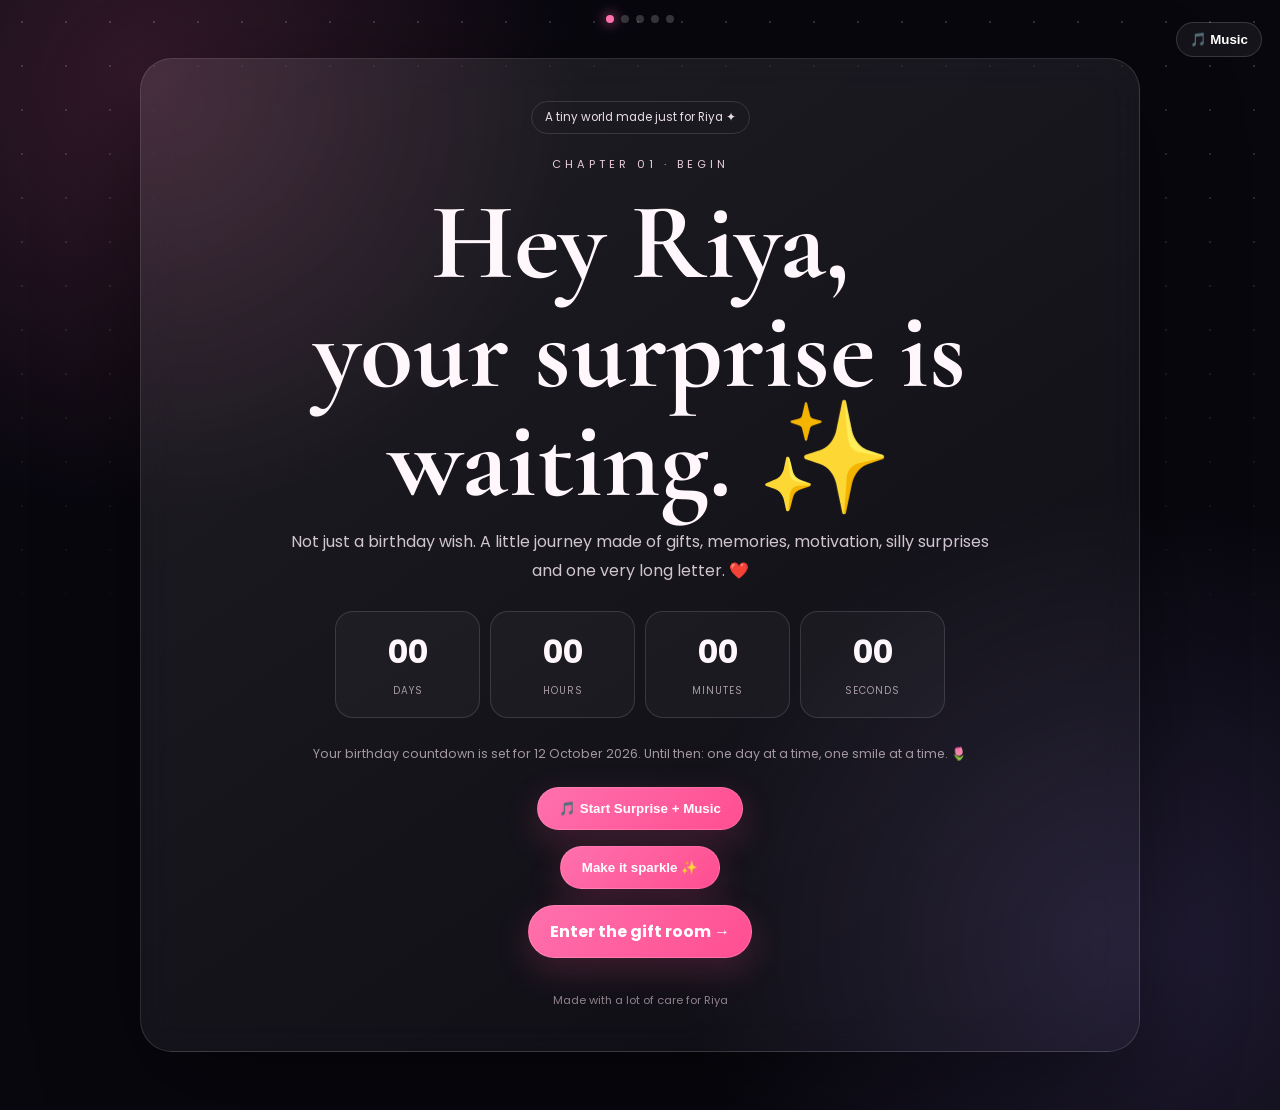
<file: index.html>
<!doctype html><html><head><meta charset="utf-8"><meta name="viewport" content="width=device-width,initial-scale=1"><title>For Riya ❤️</title><link rel="stylesheet" href="style.css"></head><body><div class="progress"><i class="dot on"></i><i class="dot"></i><i class="dot"></i><i class="dot"></i><i class="dot"></i></div><div id="fx"></div><button class="btn ghost" style="position:fixed;right:14px;top:14px;z-index:30;padding:9px 13px" id="musicBtn" onclick="toggleMusic()">🎵 Music</button><main class="wrap"><section class="card"><span class="badge">A tiny world made just for Riya ✦</span><div class="kicker" style="margin-top:22px">Chapter 01 · Begin</div><h1>Hey Riya,<br>your surprise is waiting. ✨</h1><p>Not just a birthday wish. A little journey made of gifts, memories, motivation, silly surprises and one very long letter. ❤️</p><div class="count"><div class="time"><b id="days">00</b><span>Days</span></div><div class="time"><b id="hours">00</b><span>Hours</span></div><div class="time"><b id="mins">00</b><span>Minutes</span></div><div class="time"><b id="secs">00</b><span>Seconds</span></div></div><p class="tiny">Your birthday countdown is set for 12 October 2026. Until then: one day at a time, one smile at a time. 🌷</p><button class="btn" onclick="setupMusic();burst(['🎵','💗','✨'],30)">🎵 Start Surprise + Music</button><br><button class="btn" onclick="burst(['💗','✨'],25)">Make it sparkle ✨</button><br><a class="btn" href="gifts.html">Enter the gift room →</a><footer>Made with a lot of care for Riya</footer></section></main><script src="script.js"></script></body></html>
</file>
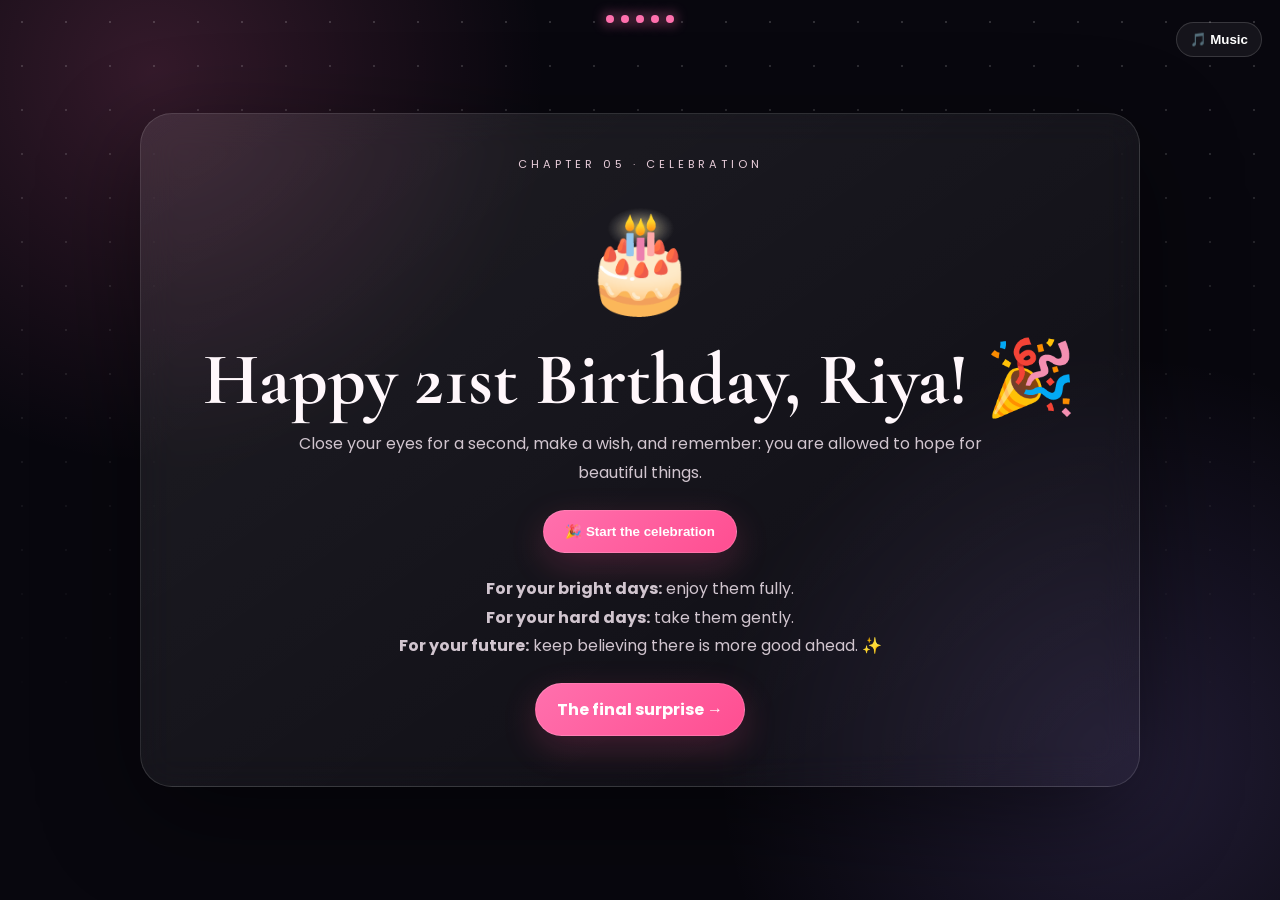
<file: celebration.html>
<!doctype html><html><head><meta charset="utf-8"><meta name="viewport" content="width=device-width,initial-scale=1"><title>Happy 21st Birthday Riya</title><link rel="stylesheet" href="style.css"></head><body><div class="progress"><i class="dot on"></i><i class="dot on"></i><i class="dot on"></i><i class="dot on"></i><i class="dot on"></i></div><div id="fx"></div><button class="btn ghost" style="position:fixed;right:14px;top:14px;z-index:30;padding:9px 13px" id="musicBtn" onclick="toggleMusic()">🎵 Music</button><main class="wrap"><section class="card"><div class="kicker">Chapter 05 · Celebration</div><div class="cake">🎂</div><h2>Happy 21st Birthday, Riya! 🎉</h2><p>Close your eyes for a second, make a wish, and remember: you are allowed to hope for beautiful things.</p><button class="btn" onclick="celebrate()">🎉 Start the celebration</button><p><b>For your bright days:</b> enjoy them fully.<br><b>For your hard days:</b> take them gently.<br><b>For your future:</b> keep believing there is more good ahead. ✨</p><a class="btn" href="final.html">The final surprise →</a></section></main><script src="script.js"></script></body></html>
</file>
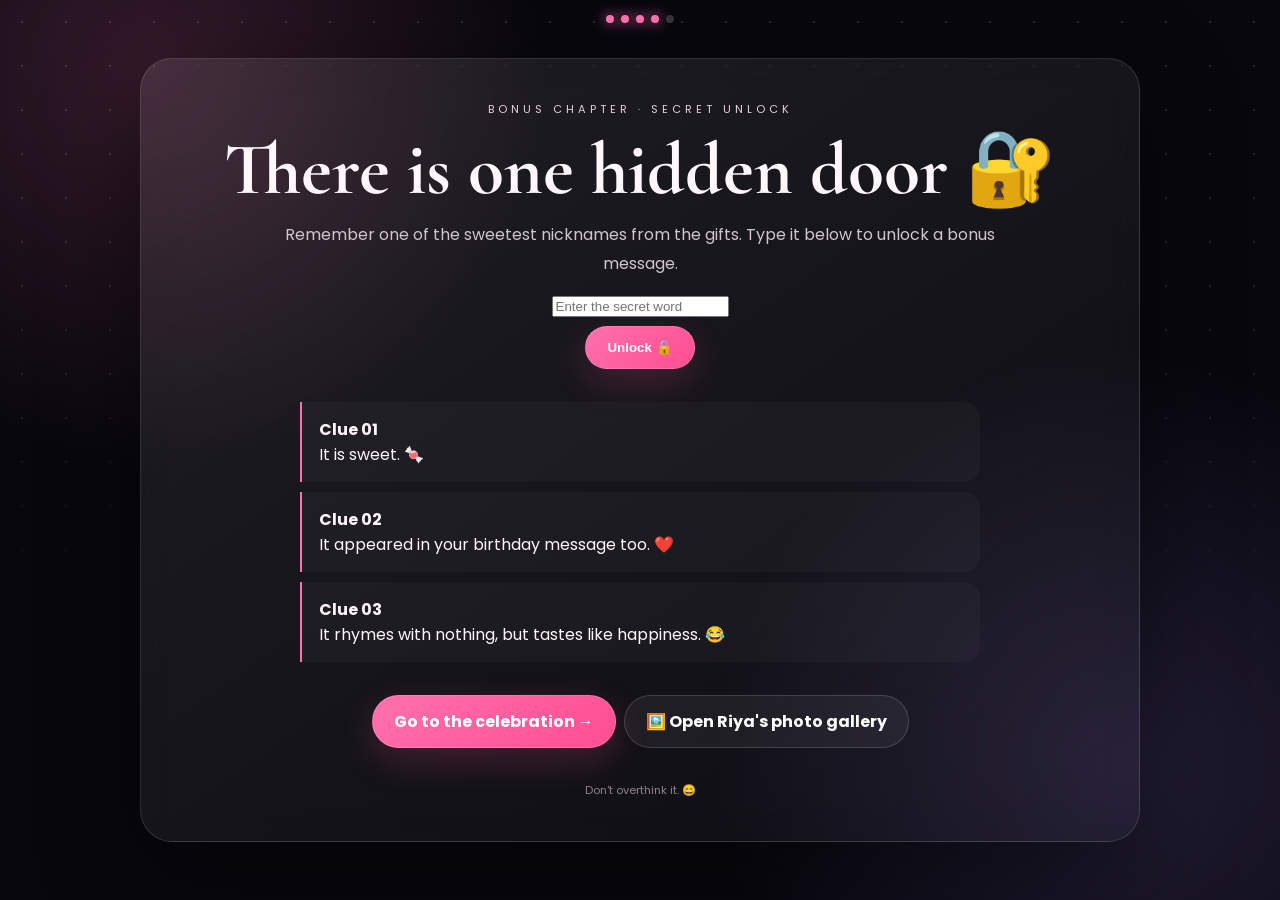
<file: clues.html>
<!doctype html><html lang="en"><head><meta charset="utf-8"><meta name="viewport" content="width=device-width,initial-scale=1"><title>Secret Door</title><link rel="stylesheet" href="style.css"></head><body><div class="progress"><i class="dot on"></i><i class="dot on"></i><i class="dot on"></i><i class="dot on"></i><i class="dot"></i></div><div id="fx"></div><main class="wrap"><section class="card"><div class="kicker">Bonus Chapter · Secret Unlock</div><h2>There is one hidden door 🔐</h2><p>Remember one of the sweetest nicknames from the gifts. Type it below to unlock a bonus message.</p><input id="code" class="secret-code" placeholder="Enter the secret word"><br><button class="btn" onclick="unlock()">Unlock 🔓</button><div id="codeResult" class="reveal"></div><div class="timeline"><div><b>Clue 01</b><br>It is sweet. 🍬</div><div><b>Clue 02</b><br>It appeared in your birthday message too. ❤️</div><div><b>Clue 03</b><br>It rhymes with nothing, but tastes like happiness. 😂</div></div><a class="btn" href="celebration.html">Go to the celebration →</a><a class="btn ghost" href="gallery.html">🖼️ Open Riya's photo gallery</a><footer>Don't overthink it. 😄</footer></section></main><script src="script.js"></script></body></html>
</file>
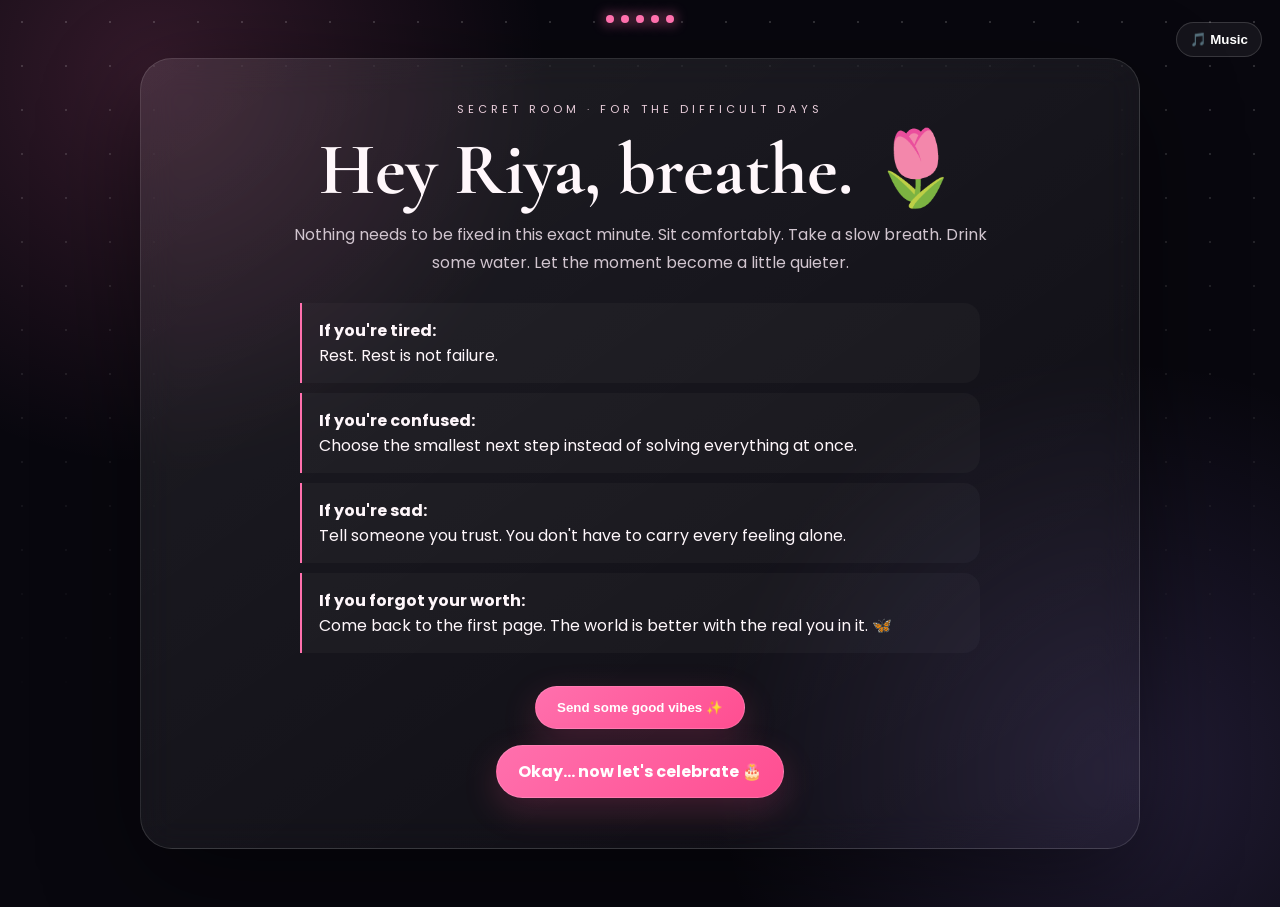
<file: comfort.html>
<!doctype html><html><head><meta charset="utf-8"><meta name="viewport" content="width=device-width,initial-scale=1"><title>Riya's Comfort Room</title><link rel="stylesheet" href="style.css"></head><body><div class="progress"><i class="dot on"></i><i class="dot on"></i><i class="dot on"></i><i class="dot on"></i><i class="dot on"></i></div><div id="fx"></div><button class="btn ghost" style="position:fixed;right:14px;top:14px;z-index:30;padding:9px 13px" id="musicBtn" onclick="toggleMusic()">🎵 Music</button><main class="wrap"><section class="card"><div class="kicker">Secret Room · For the difficult days</div><h2>Hey Riya, breathe. 🌷</h2><p>Nothing needs to be fixed in this exact minute. Sit comfortably. Take a slow breath. Drink some water. Let the moment become a little quieter.</p><div class="timeline"><div><b>If you're tired:</b><br>Rest. Rest is not failure.</div><div><b>If you're confused:</b><br>Choose the smallest next step instead of solving everything at once.</div><div><b>If you're sad:</b><br>Tell someone you trust. You don't have to carry every feeling alone.</div><div><b>If you forgot your worth:</b><br>Come back to the first page. The world is better with the real you in it. 🦋</div></div><button class="btn" onclick="burst(['🌷','🦋','✨','💗'],45)">Send some good vibes ✨</button><br><a class="btn" href="celebration.html">Okay… now let's celebrate 🎂</a></section></main><script src="script.js"></script></body></html>
</file>
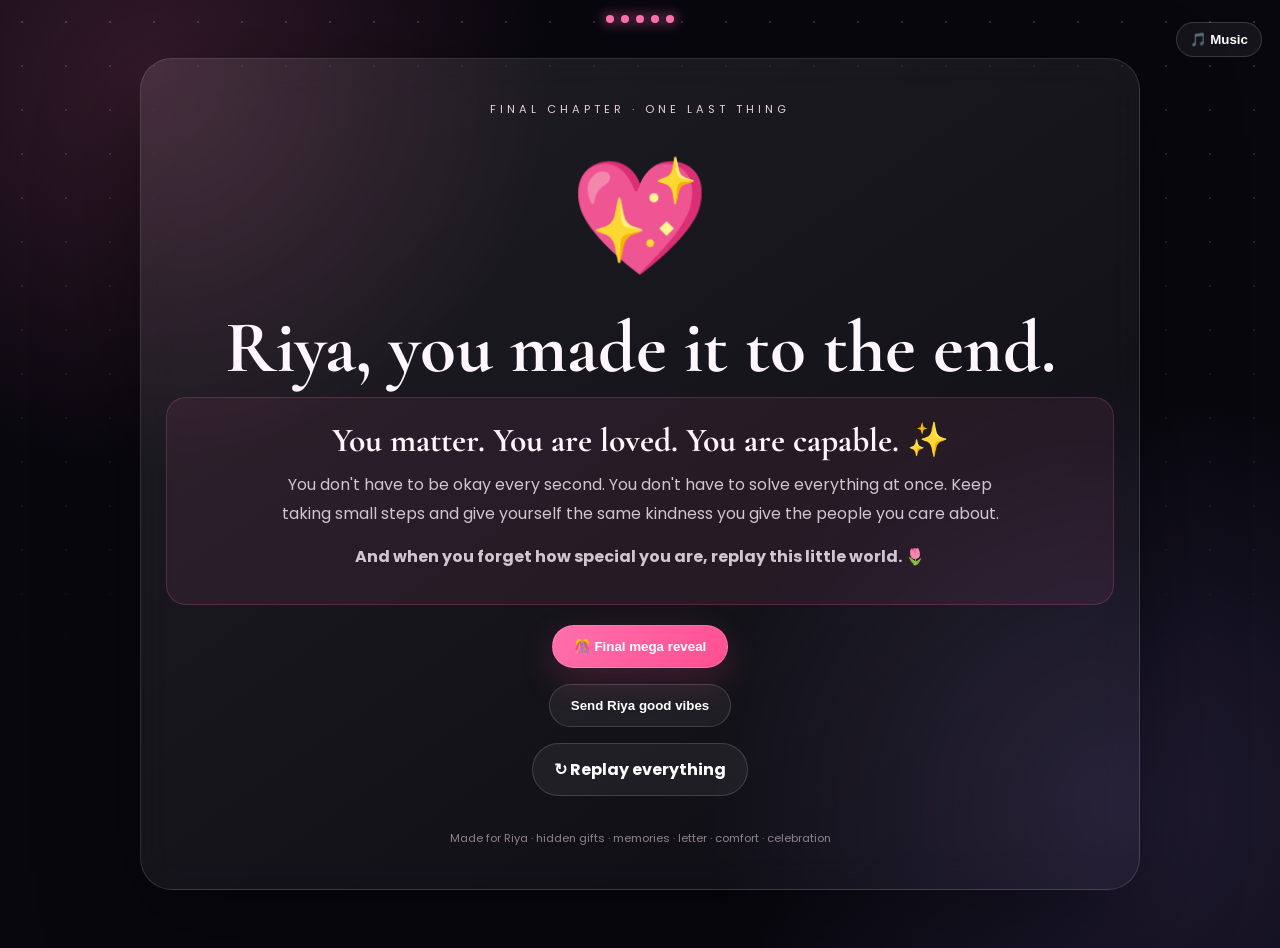
<file: final.html>
<!doctype html><html><head><meta charset="utf-8"><meta name="viewport" content="width=device-width,initial-scale=1"><title>Final Surprise — Riya</title><link rel="stylesheet" href="style.css"></head><body><div class="progress"><i class="dot on"></i><i class="dot on"></i><i class="dot on"></i><i class="dot on"></i><i class="dot on"></i></div><div id="fx"></div><button class="btn ghost" style="position:fixed;right:14px;top:14px;z-index:30;padding:9px 13px" id="musicBtn" onclick="toggleMusic()">🎵 Music</button><main class="wrap"><section class="card"><div class="kicker">Final Chapter · One last thing</div><div class="heart">💖</div><h2>Riya, you made it to the end.</h2><div class="reveal show"><h3>You matter. You are loved. You are capable. ✨</h3><p>You don't have to be okay every second. You don't have to solve everything at once. Keep taking small steps and give yourself the same kindness you give the people you care about.</p><p><b>And when you forget how special you are, replay this little world. 🌷</b></p></div><button class="btn" onclick="celebrate()">🎊 Final mega reveal</button><br><button class="btn ghost" onclick="burst(['🌷','🦋','✨','💗'],50)">Send Riya good vibes</button><br><a class="btn ghost" href="index.html">↻ Replay everything</a><footer>Made for Riya · hidden gifts · memories · letter · comfort · celebration</footer></section></main><script src="script.js"></script></body></html>
</file>
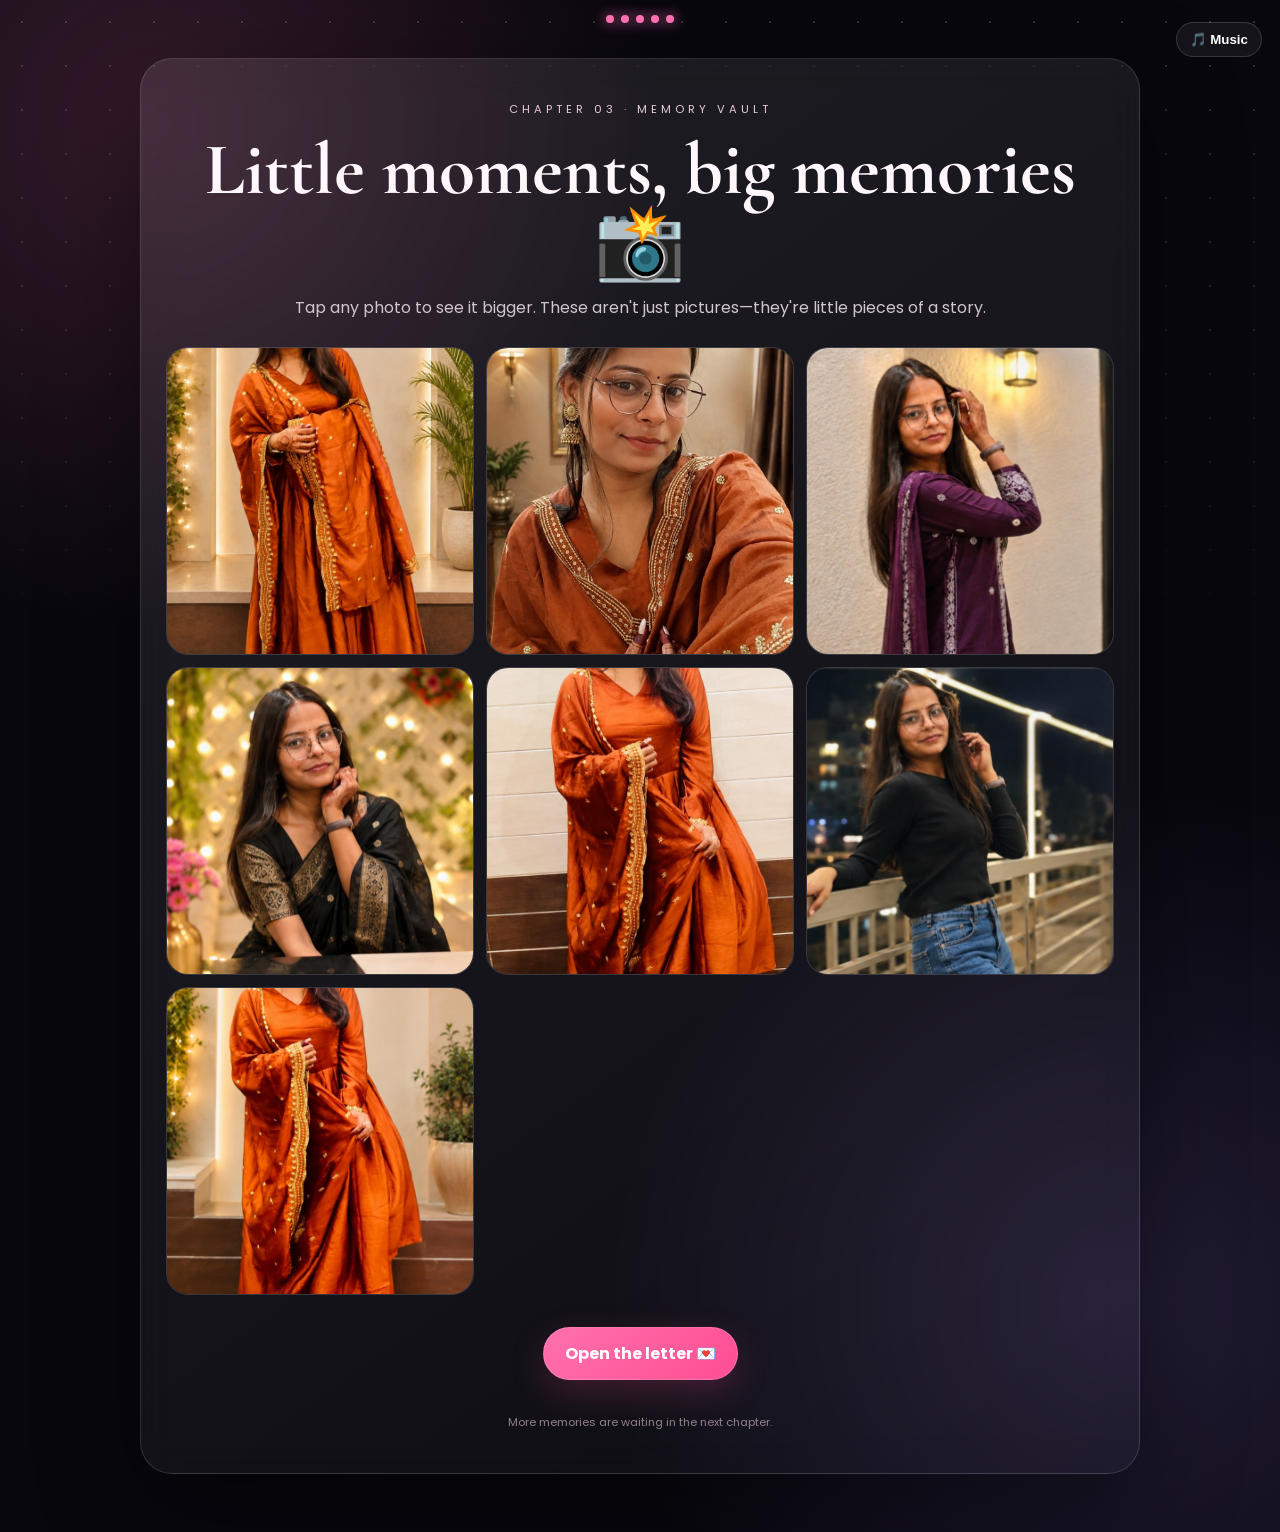
<file: gallery.html>
<!doctype html><html><head><meta charset="utf-8"><meta name="viewport" content="width=device-width,initial-scale=1"><title>Riya Memory Vault</title><link rel="stylesheet" href="style.css"></head><body><div class="progress"><i class="dot on"></i><i class="dot on"></i><i class="dot on"></i><i class="dot on"></i><i class="dot on"></i></div><div id="fx"></div><button class="btn ghost" style="position:fixed;right:14px;top:14px;z-index:30;padding:9px 13px" id="musicBtn" onclick="toggleMusic()">🎵 Music</button><main class="wrap"><section class="card"><div class="kicker">Chapter 03 · Memory Vault</div><h2>Little moments, big memories 📸</h2><p>Tap any photo to see it bigger. These aren't just pictures—they're little pieces of a story.</p><div class="gallery"><div class="photo" onclick="openPhoto('riya-01.png')"><img src="riya-01.png" alt="Riya memory 1"></div><div class="photo" onclick="openPhoto('riya-02.png')"><img src="riya-02.png" alt="Riya memory 2"></div><div class="photo" onclick="openPhoto('riya-05.png')"><img src="riya-05.png" alt="Riya memory 5"></div><div class="photo" onclick="openPhoto('riya-06.png')"><img src="riya-06.png" alt="Riya memory 6"></div><div class="photo" onclick="openPhoto('riya-07.png')"><img src="riya-07.png" alt="Riya memory 7"></div><div class="photo" onclick="openPhoto('riya-08.png')"><img src="riya-08.png" alt="Riya memory 8"></div><div class="photo" onclick="openPhoto('riya-09.png')"><img src="riya-09.png" alt="Riya memory 9"></div></div><a class="btn" href="letter.html">Open the letter 💌</a><footer>More memories are waiting in the next chapter.</footer></section></main><div id="lightbox" class="lightbox" onclick="closePhoto()"><span class="close">×</span><img id="big" alt="Riya"></div><script src="script.js"></script></body></html>
</file>
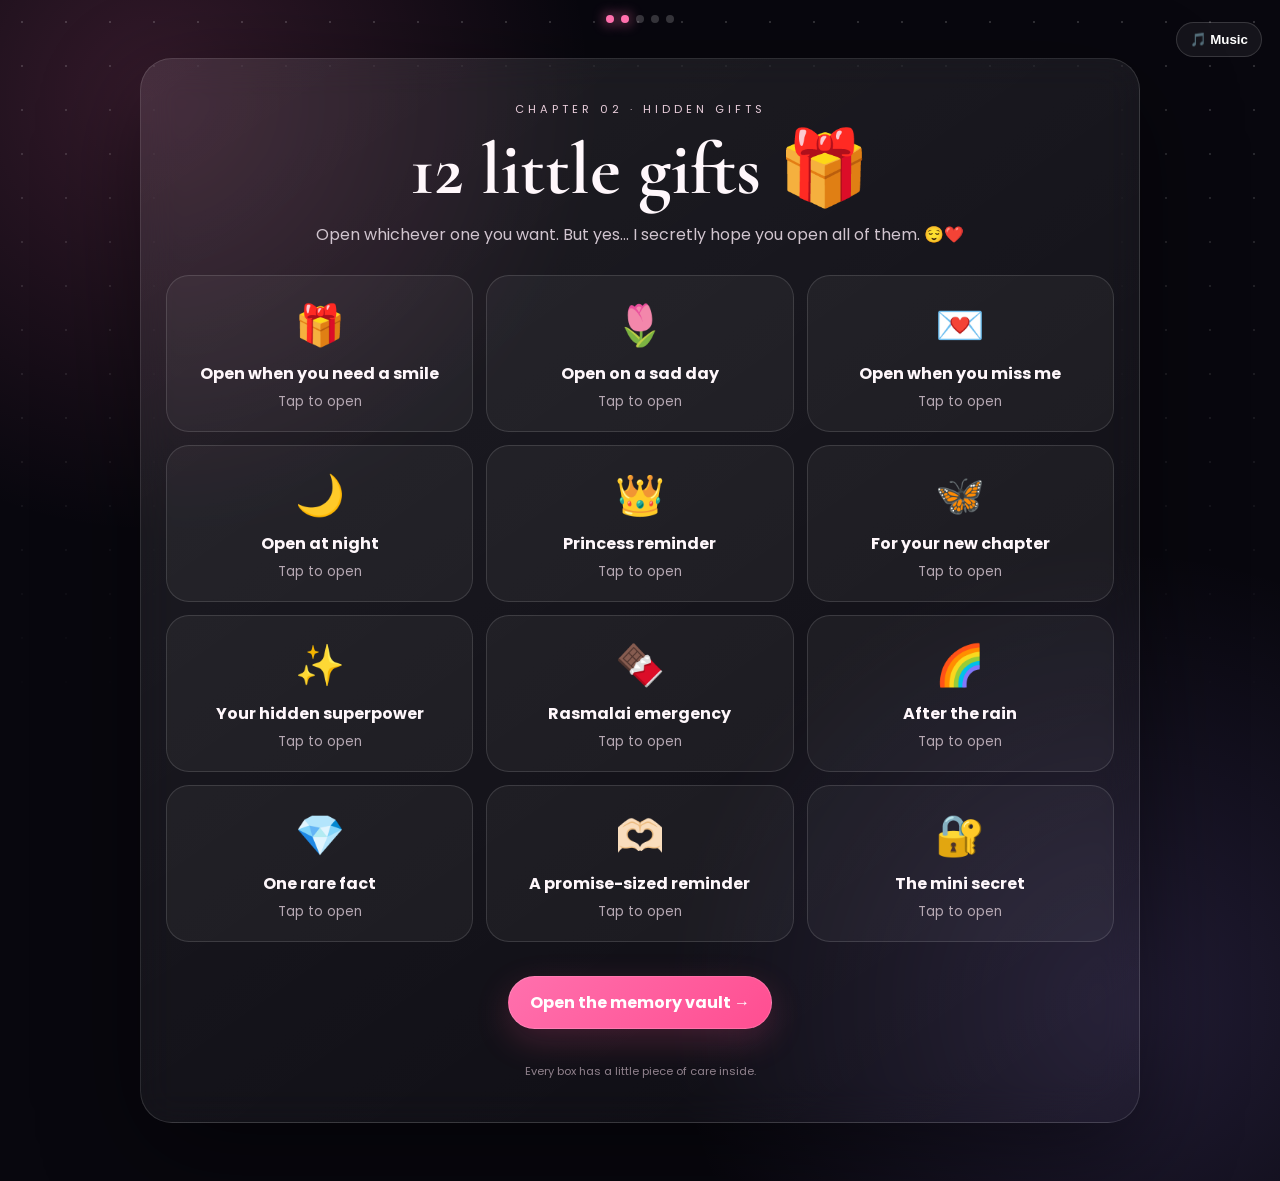
<file: gifts.html>
<!doctype html><html><head><meta charset="utf-8"><meta name="viewport" content="width=device-width,initial-scale=1"><title>12 Gifts for Riya</title><link rel="stylesheet" href="style.css"></head><body><div class="progress"><i class="dot on"></i><i class="dot on"></i><i class="dot"></i><i class="dot"></i><i class="dot"></i></div><div id="fx"></div><button class="btn ghost" style="position:fixed;right:14px;top:14px;z-index:30;padding:9px 13px" id="musicBtn" onclick="toggleMusic()">🎵 Music</button><main class="wrap"><section class="card"><div class="kicker">Chapter 02 · Hidden Gifts</div><h2>12 little gifts 🎁</h2><p>Open whichever one you want. But yes… I secretly hope you open all of them. 😌❤️</p><div class="grid"><div class="tile" onclick="openBox(1)"><div class="icon">🎁</div><b>Open when you need a smile</b><small>Tap to open</small></div><div id="r1" class="reveal">Official emergency kit: one smile, one deep breath, and permission to be a little silly. 😂❤️</div><div class="tile" onclick="openBox(2)"><div class="icon">🌷</div><b>Open on a sad day</b><small>Tap to open</small></div><div id="r2" class="reveal">This day can be difficult without becoming your whole story. Be gentle with yourself. Tomorrow can look different.</div><div class="tile" onclick="openBox(3)"><div class="icon">💌</div><b>Open when you miss me</b><small>Tap to open</small></div><div id="r3" class="reveal">Imagine your pagal bestie saying: “Oye, I'm still on your side. Ab smile kar.” 🫶🏻</div><div class="tile" onclick="openBox(4)"><div class="icon">🌙</div><b>Open at night</b><small>Tap to open</small></div><div id="r4" class="reveal">Put the phone down for a minute, breathe slowly, and remember: you don't have to solve tomorrow tonight.</div><div class="tile" onclick="openBox(5)"><div class="icon">👑</div><b>Princess reminder</b><small>Tap to open</small></div><div id="r5" class="reveal">You deserve respect, peace, genuine care and people who are happy to see you happy.</div><div class="tile" onclick="openBox(6)"><div class="icon">🦋</div><b>For your new chapter</b><small>Tap to open</small></div><div id="r6" class="reveal">You are allowed to grow, restart, change your mind and choose what makes your life healthier and happier.</div><div class="tile" onclick="openBox(7)"><div class="icon">✨</div><b>Your hidden superpower</b><small>Tap to open</small></div><div id="r7" class="reveal">Your ability to care, notice little things and make people feel seen is something genuinely beautiful.</div><div class="tile" onclick="openBox(8)"><div class="icon">🍫</div><b>Rasmalai emergency</b><small>Tap to open</small></div><div id="r8" class="reveal">No serious advice here. Just chocolate, a ridiculous smile and a reminder that you are loved. 😂</div><div class="tile" onclick="openBox(9)"><div class="icon">🌈</div><b>After the rain</b><small>Tap to open</small></div><div id="r9" class="reveal">Hard moments pass. Keep taking small steps. You don't need to see the whole road to take the next one.</div><div class="tile" onclick="openBox(10)"><div class="icon">💎</div><b>One rare fact</b><small>Tap to open</small></div><div id="r10" class="reveal">There is only one Riya. No replacement, no duplicate, no second edition. 😌❤️</div><div class="tile" onclick="openBox(11)"><div class="icon">🫶🏻</div><b>A promise-sized reminder</b><small>Tap to open</small></div><div id="r11" class="reveal">I can't fix every problem, but I can remind you that you never have to pretend you're okay around people who truly care.</div><div class="tile" onclick="openBox(12)"><div class="icon">🔐</div><b>The mini secret</b><small>Tap to open</small></div><div id="r12" class="reveal">The sweetest gifts aren't things. They're the people, memories and little moments you keep close.</div></div><a class="btn" href="gallery.html">Open the memory vault →</a><footer>Every box has a little piece of care inside.</footer></section></main><script src="script.js"></script></body></html>
</file>
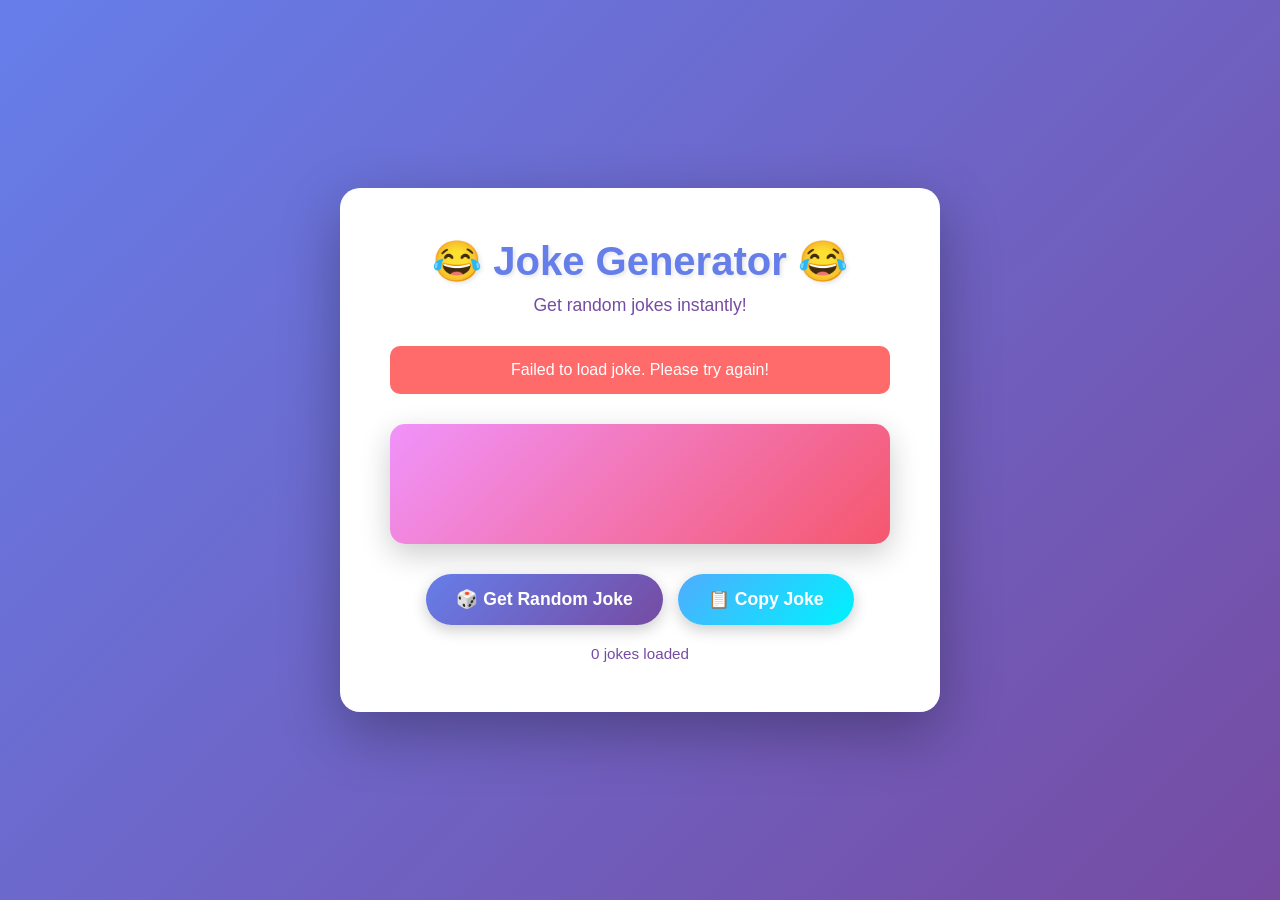
<file: joke-generator.html>
<!DOCTYPE html>
<html lang="en">
<head>
    <meta charset="UTF-8">
    <meta name="viewport" content="width=device-width, initial-scale=1.0">
    <title>Random Joke Generator</title>
    <style>
        * {
            margin: 0;
            padding: 0;
            box-sizing: border-box;
        }

        body {
            font-family: 'Segoe UI', Tahoma, Geneva, Verdana, sans-serif;
            background: linear-gradient(135deg, #667eea 0%, #764ba2 100%);
            min-height: 100vh;
            display: flex;
            justify-content: center;
            align-items: center;
            padding: 20px;
        }

        .container {
            background: white;
            border-radius: 20px;
            padding: 50px;
            box-shadow: 0 20px 60px rgba(0, 0, 0, 0.3);
            max-width: 600px;
            width: 100%;
            text-align: center;
            animation: slideIn 0.6s ease-out;
        }

        @keyframes slideIn {
            from {
                opacity: 0;
                transform: translateY(20px);
            }
            to {
                opacity: 1;
                transform: translateY(0);
            }
        }

        h1 {
            color: #667eea;
            font-size: 2.5em;
            margin-bottom: 10px;
            text-shadow: 2px 2px 4px rgba(0, 0, 0, 0.1);
        }

        .subtitle {
            color: #764ba2;
            font-size: 1.1em;
            margin-bottom: 30px;
        }

        .joke-display {
            background: linear-gradient(135deg, #f093fb 0%, #f5576c 100%);
            color: white;
            padding: 30px;
            border-radius: 15px;
            margin: 30px 0;
            min-height: 120px;
            display: flex;
            align-items: center;
            justify-content: center;
            font-size: 1.3em;
            line-height: 1.6;
            animation: fadeIn 0.5s ease-out;
            box-shadow: 0 10px 30px rgba(0, 0, 0, 0.2);
        }

        @keyframes fadeIn {
            from {
                opacity: 0;
            }
            to {
                opacity: 1;
            }
        }

        .joke-setup {
            margin-bottom: 15px;
            font-weight: bold;
            font-size: 1.1em;
        }

        .joke-punchline {
            color: #fff9e6;
            margin-top: 15px;
            padding-top: 15px;
            border-top: 2px solid rgba(255, 255, 255, 0.3);
            display: none;
        }

        .joke-punchline.show {
            display: block;
            animation: slideDown 0.4s ease-out;
        }

        @keyframes slideDown {
            from {
                opacity: 0;
                transform: translateY(-10px);
            }
            to {
                opacity: 1;
                transform: translateY(0);
            }
        }

        .loading {
            display: none;
            color: #667eea;
            font-size: 1.2em;
            animation: spin 1s linear infinite;
        }

        @keyframes spin {
            0% { transform: rotate(0deg); }
            100% { transform: rotate(360deg); }
        }

        .loading.show {
            display: block;
        }

        .buttons-container {
            display: flex;
            gap: 15px;
            justify-content: center;
            flex-wrap: wrap;
        }

        button {
            padding: 15px 30px;
            font-size: 1.1em;
            border: none;
            border-radius: 50px;
            cursor: pointer;
            transition: all 0.3s ease;
            font-weight: bold;
            box-shadow: 0 5px 15px rgba(0, 0, 0, 0.2);
        }

        .btn-generate {
            background: linear-gradient(135deg, #667eea 0%, #764ba2 100%);
            color: white;
        }

        .btn-generate:hover {
            transform: translateY(-3px);
            box-shadow: 0 8px 25px rgba(0, 0, 0, 0.3);
        }

        .btn-generate:active {
            transform: translateY(-1px);
        }

        .btn-punchline {
            background: linear-gradient(135deg, #f093fb 0%, #f5576c 100%);
            color: white;
            display: none;
        }

        .btn-punchline.show {
            display: inline-block;
        }

        .btn-punchline:hover {
            transform: translateY(-3px);
            box-shadow: 0 8px 25px rgba(0, 0, 0, 0.3);
        }

        .btn-punchline:active {
            transform: translateY(-1px);
        }

        .btn-copy {
            background: linear-gradient(135deg, #4facfe 0%, #00f2fe 100%);
            color: white;
        }

        .btn-copy:hover {
            transform: translateY(-3px);
            box-shadow: 0 8px 25px rgba(0, 0, 0, 0.3);
        }

        .btn-copy:active {
            transform: translateY(-1px);
        }

        .joke-category {
            display: inline-block;
            background: #667eea;
            color: white;
            padding: 5px 15px;
            border-radius: 20px;
            font-size: 0.9em;
            margin-top: 15px;
        }

        .error-message {
            background: #ff6b6b;
            color: white;
            padding: 15px;
            border-radius: 10px;
            margin: 20px 0;
            display: none;
            animation: slideDown 0.4s ease-out;
        }

        .error-message.show {
            display: block;
        }

        .joke-counter {
            color: #764ba2;
            margin-top: 20px;
            font-size: 0.95em;
        }

        @media (max-width: 600px) {
            .container {
                padding: 30px 20px;
            }

            h1 {
                font-size: 2em;
            }

            .joke-display {
                font-size: 1.1em;
                min-height: 100px;
                padding: 20px;
            }

            .buttons-container {
                gap: 10px;
            }

            button {
                padding: 12px 20px;
                font-size: 1em;
            }
        }
    </style>
</head>
<body>
    <div class="container">
        <h1>😂 Joke Generator 😂</h1>
        <p class="subtitle">Get random jokes instantly!</p>

        <div class="error-message" id="errorMessage"></div>

        <div class="joke-display" id="jokeDisplay">
            <div class="loading" id="loadingSpinner">⏳ Loading...</div>
            <div id="jokeContent" style="display: none;">
                <div class="joke-setup" id="jokeSetup"></div>
                <div class="joke-punchline" id="jokePunchline"></div>
                <div class="joke-category" id="jokeCategory"></div>
            </div>
        </div>

        <div class="buttons-container">
            <button class="btn-generate" onclick="generateJoke()">🎲 Get Random Joke</button>
            <button class="btn-punchline" id="punchlineBtn" onclick="showPunchline()">😂 Show Punchline</button>
            <button class="btn-copy" onclick="copyJoke()">📋 Copy Joke</button>
        </div>

        <div class="joke-counter">
            <span id="jokeCount">0</span> jokes loaded
        </div>
    </div>

    <script>
        let currentJoke = null;
        let jokeCount = 0;
        const loadingSpinner = document.getElementById('loadingSpinner');
        const jokeContent = document.getElementById('jokeContent');
        const jokeSetup = document.getElementById('jokeSetup');
        const jokePunchline = document.getElementById('jokePunchline');
        const jokeCategory = document.getElementById('jokeCategory');
        const punchlineBtn = document.getElementById('punchlineBtn');
        const errorMessage = document.getElementById('errorMessage');

        async function generateJoke() {
            try {
                // Clear previous state
                errorMessage.classList.remove('show');
                jokePunchline.classList.remove('show');
                punchlineBtn.classList.remove('show');
                jokeContent.style.display = 'none';
                loadingSpinner.classList.add('show');

                // Fetch joke from API (using Joke API)
                const response = await fetch('https://official-joke-api.appspot.com/random_joke');
                
                if (!response.ok) {
                    throw new Error('Failed to fetch joke');
                }

                const data = await response.json();
                currentJoke = data;
                jokeCount++;

                // Display the joke
                jokeSetup.textContent = data.setup;
                jokePunchline.textContent = data.punchline;
                jokeCategory.textContent = `Category: ${data.type.toUpperCase()}`;

                // Update UI
                loadingSpinner.classList.remove('show');
                jokeContent.style.display = 'block';
                punchlineBtn.classList.add('show');

                // Update counter
                document.getElementById('jokeCount').textContent = jokeCount;

            } catch (error) {
                console.error('Error fetching joke:', error);
                loadingSpinner.classList.remove('show');
                jokeContent.style.display = 'none';
                showError('Failed to load joke. Please try again!');
            }
        }

        function showPunchline() {
            jokePunchline.classList.add('show');
            punchlineBtn.textContent = '✅ Punchline Revealed';
            punchlineBtn.disabled = true;
        }

        function copyJoke() {
            if (!currentJoke) {
                showError('No joke to copy!');
                return;
            }

            const jokeText = `${currentJoke.setup}\n\n${currentJoke.punchline}`;
            navigator.clipboard.writeText(jokeText).then(() => {
                const btn = document.querySelector('.btn-copy');
                const originalText = btn.textContent;
                btn.textContent = '✅ Copied!';
                setTimeout(() => {
                    btn.textContent = originalText;
                }, 2000);
            }).catch(err => {
                showError('Failed to copy joke');
            });
        }

        function showError(message) {
            errorMessage.textContent = message;
            errorMessage.classList.add('show');
        }

        // Load a joke on page load
        generateJoke();
    </script>
</body>
</html>
</file>
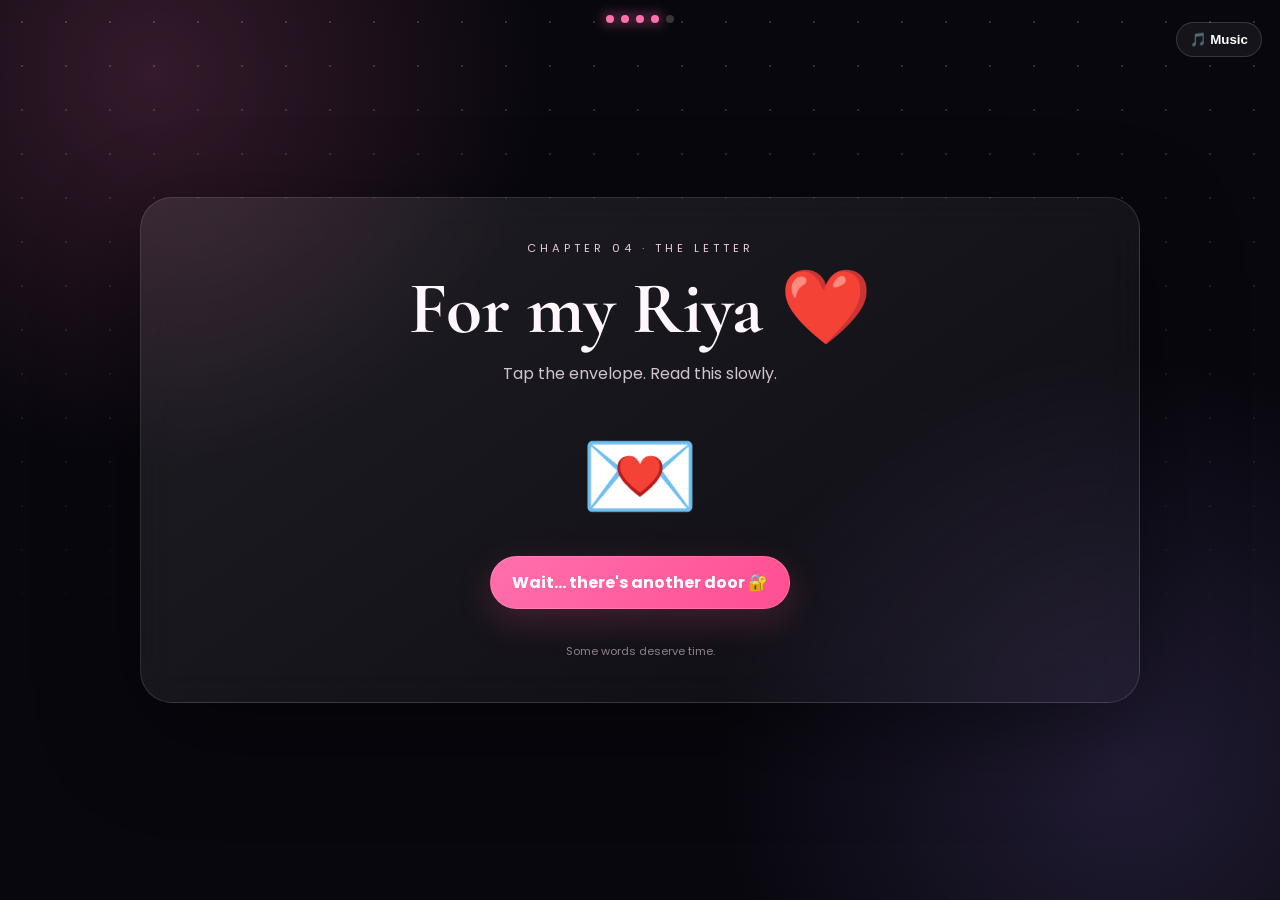
<file: letter.html>
<!doctype html><html><head><meta charset="utf-8"><meta name="viewport" content="width=device-width,initial-scale=1"><title>Riya — The Letter</title><link rel="stylesheet" href="style.css"></head><body><div class="progress"><i class="dot on"></i><i class="dot on"></i><i class="dot on"></i><i class="dot on"></i><i class="dot"></i></div><div id="fx"></div><button class="btn ghost" style="position:fixed;right:14px;top:14px;z-index:30;padding:9px 13px" id="musicBtn" onclick="toggleMusic()">🎵 Music</button><main class="wrap"><section class="card"><div class="kicker">Chapter 04 · The Letter</div><h2>For my Riya ❤️</h2><p>Tap the envelope. Read this slowly.</p><div class="envelope" onclick="reveal()">💌</div><article id="letter" class="letter"><h3>Happy 21st Birthday, Riya ❤️</h3><p>Happy 21st Birthday meri Riya, meri jaan, meri princess ❤️🎂✨</p>
<p>Riya… meri jaan… ❤️<br>Aaj ka din mere liye bhi bohot zyada special hai, kyunki aaj meri life ke un sabse pyaare insaano mein se ek ka birthday hai, jiske bina shayad meri life itni khoobsurat hoti hi nahi. 🥹❤️</p>
<p>Happy Birthday mere bacha, meri Riya, meri princess, meri rasmalai aur meri sabse pyaari bestie. 🫶🏻❤️</p>
<p>21 saal ki ho gayi meri bachi… 🥹❤️<br>Pata hi nahi chalta na waqt kab aur kaise itni jaldi nikal jata hai. Kal tak to chhoti si bachi lagti thi, aaj 21 ki ho gayi. 😂❤️<br>Lekin mere liye tum hamesha meri wahi pyaari si bacha rahogi jiske liye dil mein ek alag hi jagah hai. 🥺🫶🏻</p>
<p>Sach bolu Riya, duniya mein bohot log milte hain, bohot log dost bante hain… lekin kuch log seedha dil mein ghar bana lete hain.<br>Aur meri rasmalai, tum unhi kuch khaas logon mein se ho. ❤️</p>
<p>Tumhari smile, tumhari cute-cute baatein, tumhare nakhre, tumhara gussa, tumhari care… sab kuch mere liye bohot special hai. 🥹❤️<br>Kabhi-kabhi shayad main words mein bata nahi pata ki tum mere liye kitni important ho, lekin dil se ek baat hamesha yaad rakhna—</p>
<p>Tum bohot zyada special ho, meri jaan. ❤️</p>
<p>Meri princess, main bas ye chahta hoon ki tumhari life mein kabhi kisi cheez ki kami na ho. ✨<br>Tum hamesha khush raho, hamesha smile karti raho aur tumhari aankhon mein sirf khushi ke aansu aayein. 🥹❤️</p>
<p>Zindagi mein chahe kitne bhi log aayein, kitne bhi saal beet jaayein aur kitni bhi cheezein badal jaayein…<br>meri dua hamesha tumhare saath rahegi. ❤️</p>
<p>Kabhi tum udaas ho, kabhi sab kuch ajeeb sa lage, ya kabhi lage ki koi samajhne wala nahi hai, toh bas yaad rakhna—<br>tumhara ye pagal bestie hamesha tumhari side pe khada milega. 🫶🏻❤️</p>
<p>Main tumhari har problem solve kar paun, zaroori nahi…<br>Lekin tumhari problems mein tumhe akela feel na hone doon, ye zaroor chahta hoon. ❤️</p>
<p>Aur meri bacha, kabhi khud ko kam mat samajhna.<br>Tum jitni cute aur khoobsurat ho, usse bhi zyada pyaara tumhara dil hai. 🥹❤️<br>Tum deserve karti ho duniya ki saari happiness, saara sukoon aur woh saari khushiyan jinke baare mein tumne kabhi kisi ko bataya bhi nahi. ✨</p>
<p>Aaj tumhara 21st birthday hai, toh meri taraf se tumhare liye bas ek wish hai—</p>
<p>Tumhari har wish poori ho, tumhara har sapna sach ho, tumhari har subah smile ke saath ho aur tumhari zindagi ka har saal pichhle saal se bhi zyada beautiful ho. ❤️✨</p>
<p>Aur haan meri rasmalai… 😂❤️<br>Apne nakhre kabhi kam mat karna, apni cute si pagalpan wali harkatein kabhi mat badalna aur sabse important—</p>
<p>apni ye pyaari si smile kabhi mat khona. 🥹❤️</p>
<p>Kyunki tumhari smile dekhkar sach mein dil ko bohot sukoon milta hai. 🫶🏻</p>
<p>Riya, thank you…<br>Meri life mein aane ke liye, mujhe samajhne ke liye, meri bakwaas sunne ke liye, mere saath hasne ke liye aur meri life ko itni saari beautiful memories dene ke liye. ❤️</p>
<p>Tum sirf meri bestie nahi ho, tum meri life ki un sabse precious memories ka hissa ho jinhe main kabhi khona nahi chahta. 🥹❤️</p>
<p>Toh once again…</p>
<p>HAPPY 21ST BIRTHDAY MERI JAAN, MERI BACHA, MERI PRINCESS, MERI RASMALAI, MERI RIYA ❤️🎂🫶🏻</p>
<p>Hamesha khush rehna meri bachi.<br>Hamesha smile karna.<br>Aur haan… zyada badi mat ban jana, mere liye toh tum hamesha meri wahi cute si bacha rahogi. 😂🥹❤️</p>
<p>I Love you loads, meri sabse special bestie. ❤️🫶🏻</p>
<p>Happy Birthday Riya… meri jaan. ❤️✨</p></article><a class="btn" href="secret.html">Wait… there's another door 🔐</a><footer>Some words deserve time.</footer></section></main><script src="script.js"></script></body></html>
</file>
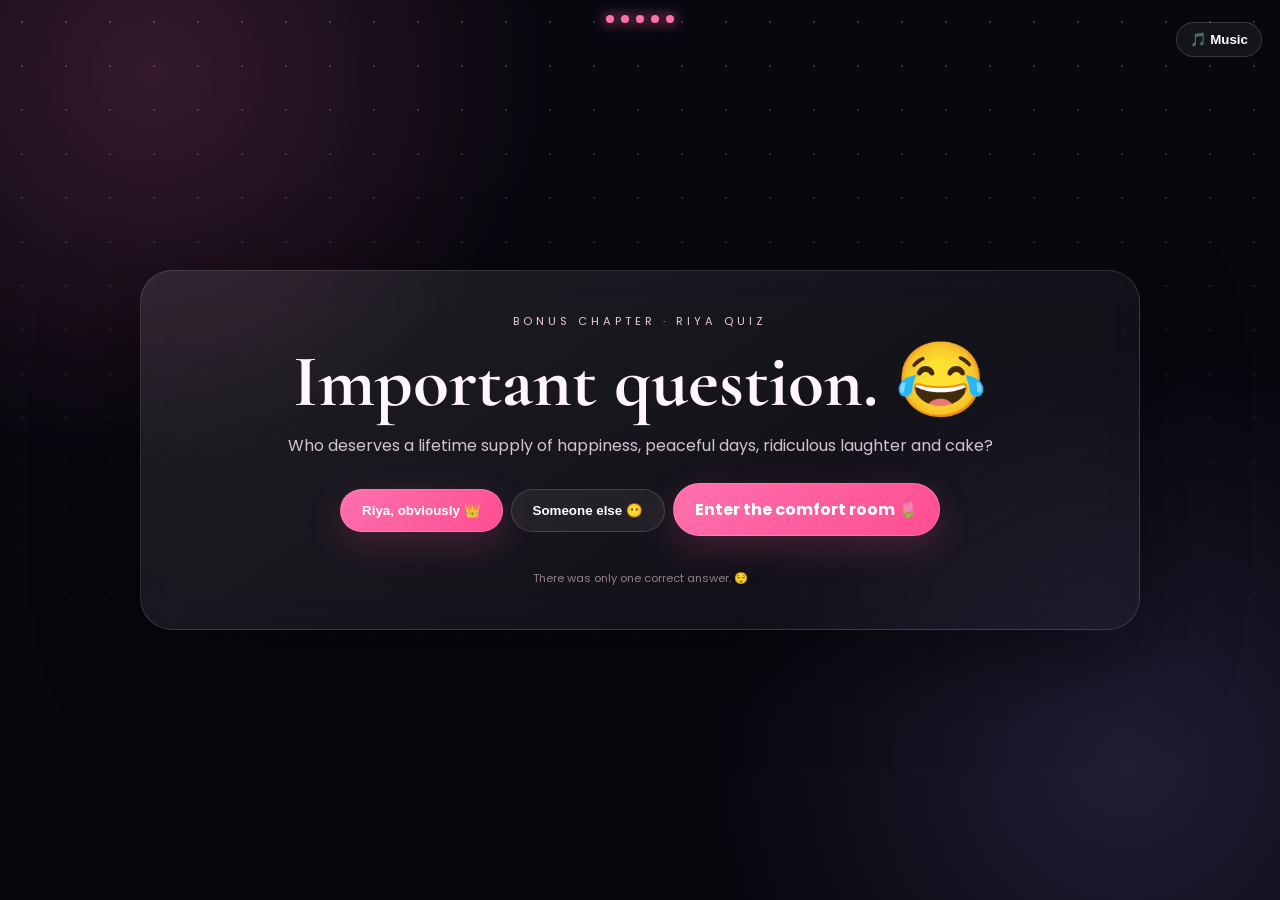
<file: quiz.html>
<!doctype html><html><head><meta charset="utf-8"><meta name="viewport" content="width=device-width,initial-scale=1"><title>Riya Quiz</title><link rel="stylesheet" href="style.css"></head><body><div class="progress"><i class="dot on"></i><i class="dot on"></i><i class="dot on"></i><i class="dot on"></i><i class="dot on"></i></div><div id="fx"></div><button class="btn ghost" style="position:fixed;right:14px;top:14px;z-index:30;padding:9px 13px" id="musicBtn" onclick="toggleMusic()">🎵 Music</button><main class="wrap"><section class="card"><div class="kicker">Bonus Chapter · Riya Quiz</div><h2>Important question. 😂</h2><p>Who deserves a lifetime supply of happiness, peaceful days, ridiculous laughter and cake?</p><button class="btn" onclick="quiz('yes')">Riya, obviously 👑</button><button class="btn ghost" onclick="quiz('no')">Someone else 😶</button><div id="quiz" class="reveal"></div><a class="btn" href="comfort.html">Enter the comfort room 🌷</a><footer>There was only one correct answer. 😌</footer></section></main><script src="script.js"></script></body></html>
</file>
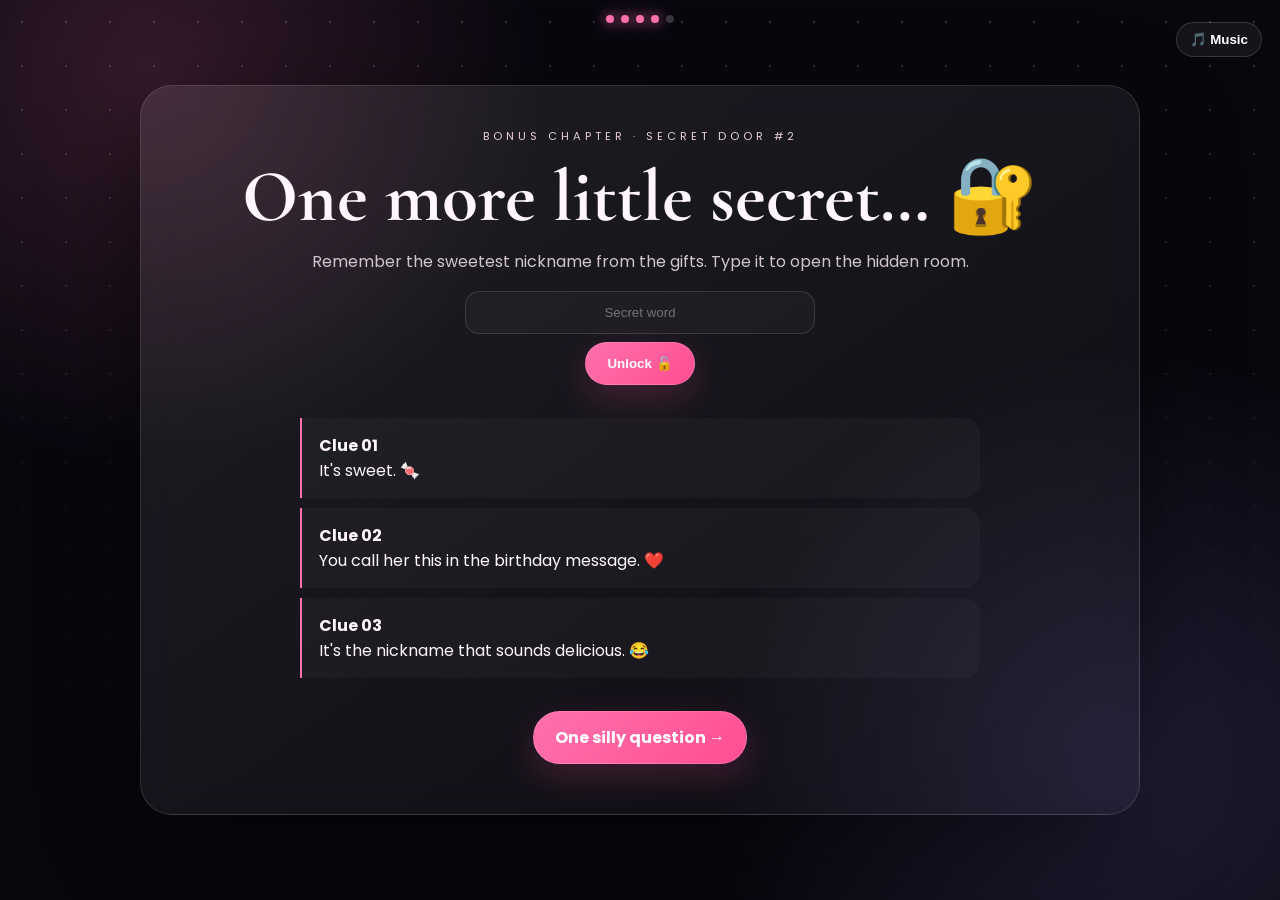
<file: secret.html>
<!doctype html><html><head><meta charset="utf-8"><meta name="viewport" content="width=device-width,initial-scale=1"><title>Secret Door #2</title><link rel="stylesheet" href="style.css"></head><body><div class="progress"><i class="dot on"></i><i class="dot on"></i><i class="dot on"></i><i class="dot on"></i><i class="dot"></i></div><div id="fx"></div><button class="btn ghost" style="position:fixed;right:14px;top:14px;z-index:30;padding:9px 13px" id="musicBtn" onclick="toggleMusic()">🎵 Music</button><main class="wrap"><section class="card"><div class="kicker">Bonus Chapter · Secret Door #2</div><h2>One more little secret… 🔐</h2><p>Remember the sweetest nickname from the gifts. Type it to open the hidden room.</p><input id="code" class="code" placeholder="Secret word"><br><button class="btn" onclick="unlock()">Unlock 🔓</button><div id="result" class="reveal"></div><div class="timeline"><div><b>Clue 01</b><br>It's sweet. 🍬</div><div><b>Clue 02</b><br>You call her this in the birthday message. ❤️</div><div><b>Clue 03</b><br>It's the nickname that sounds delicious. 😂</div></div><a class="btn" href="quiz.html">One silly question →</a></section></main><script src="script.js"></script></body></html>
</file>
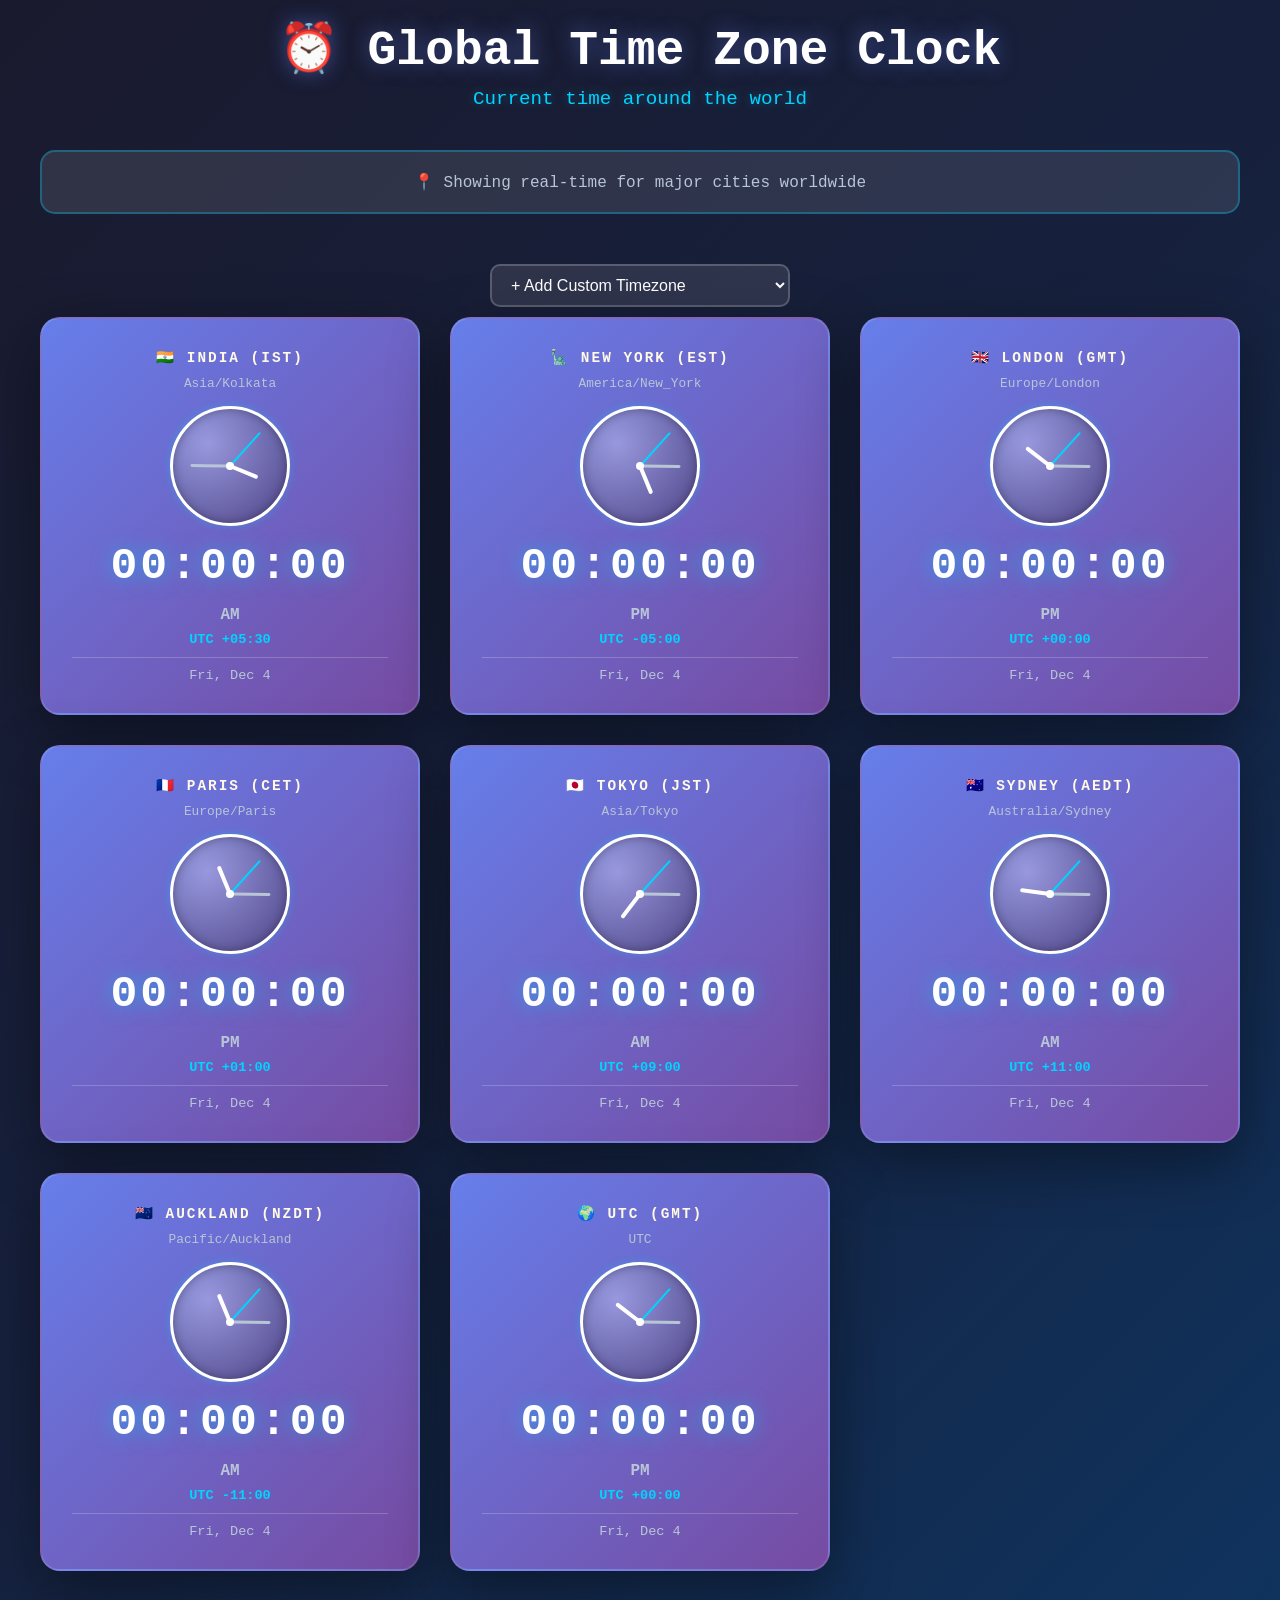
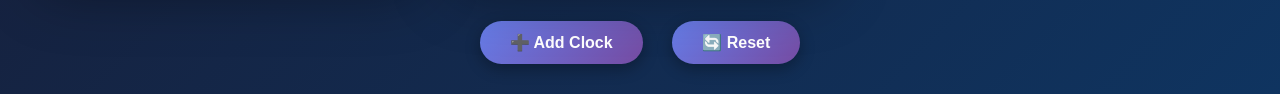
<file: timezone-clock.html>
<!DOCTYPE html>
<html lang="en">
<head>
    <meta charset="UTF-8">
    <meta name="viewport" content="width=device-width, initial-scale=1.0">
    <title>Multi-Timezone Digital Clock</title>
    <style>
        * {
            margin: 0;
            padding: 0;
            box-sizing: border-box;
        }

        body {
            font-family: 'Courier New', monospace;
            background: linear-gradient(135deg, #1a1a2e 0%, #16213e 50%, #0f3460 100%);
            min-height: 100vh;
            display: flex;
            justify-content: center;
            align-items: center;
            padding: 20px;
        }

        .container {
            width: 100%;
            max-width: 1200px;
        }

        .header {
            text-align: center;
            color: white;
            margin-bottom: 40px;
            animation: slideDown 0.8s ease-out;
        }

        @keyframes slideDown {
            from {
                opacity: 0;
                transform: translateY(-30px);
            }
            to {
                opacity: 1;
                transform: translateY(0);
            }
        }

        .header h1 {
            font-size: 3em;
            margin-bottom: 10px;
            text-shadow: 0 0 20px rgba(102, 126, 234, 0.5);
        }

        .header p {
            font-size: 1.2em;
            color: #00d4ff;
            text-shadow: 0 0 10px rgba(0, 212, 255, 0.3);
        }

        .clocks-grid {
            display: grid;
            grid-template-columns: repeat(auto-fit, minmax(280px, 1fr));
            gap: 30px;
            margin-bottom: 40px;
        }

        .clock-card {
            background: linear-gradient(135deg, #667eea 0%, #764ba2 100%);
            border-radius: 20px;
            padding: 30px;
            box-shadow: 0 20px 60px rgba(0, 0, 0, 0.4);
            text-align: center;
            animation: fadeIn 0.8s ease-out;
            animation-fill-mode: both;
            border: 2px solid rgba(255, 255, 255, 0.1);
            transition: all 0.3s ease;
        }

        .clock-card:hover {
            transform: translateY(-10px);
            box-shadow: 0 30px 80px rgba(102, 126, 234, 0.4);
            border-color: rgba(255, 255, 255, 0.3);
        }

        .clock-card:nth-child(1) { animation-delay: 0.1s; }
        .clock-card:nth-child(2) { animation-delay: 0.2s; }
        .clock-card:nth-child(3) { animation-delay: 0.3s; }
        .clock-card:nth-child(4) { animation-delay: 0.4s; }
        .clock-card:nth-child(5) { animation-delay: 0.5s; }
        .clock-card:nth-child(6) { animation-delay: 0.6s; }
        .clock-card:nth-child(7) { animation-delay: 0.7s; }
        .clock-card:nth-child(8) { animation-delay: 0.8s; }

        @keyframes fadeIn {
            from {
                opacity: 0;
                transform: translateY(20px);
            }
            to {
                opacity: 1;
                transform: translateY(0);
            }
        }

        .timezone-name {
            color: #fff9e6;
            font-size: 0.9em;
            margin-bottom: 10px;
            text-transform: uppercase;
            letter-spacing: 2px;
            font-weight: bold;
        }

        .location {
            color: #b8c5d6;
            font-size: 0.8em;
            margin-bottom: 15px;
        }

        .digital-time {
            font-size: 2.8em;
            color: #fff;
            font-weight: bold;
            letter-spacing: 3px;
            margin: 15px 0;
            text-shadow: 0 0 20px rgba(0, 212, 255, 0.5);
            font-family: 'Courier New', monospace;
        }

        .time-period {
            color: #b8c5d6;
            font-size: 1em;
            margin-top: 10px;
            font-weight: bold;
        }

        .date-display {
            color: #b8c5d6;
            font-size: 0.85em;
            margin-top: 10px;
            border-top: 1px solid rgba(255, 255, 255, 0.2);
            padding-top: 10px;
        }

        .offset {
            color: #00d4ff;
            font-size: 0.85em;
            margin-top: 8px;
            font-weight: bold;
        }

        .analog-clock {
            width: 120px;
            height: 120px;
            border: 3px solid white;
            border-radius: 50%;
            position: relative;
            margin: 15px auto;
            background: radial-gradient(circle at 30% 30%, rgba(255, 255, 255, 0.3), rgba(0, 0, 0, 0.3));
            box-shadow: inset 0 0 10px rgba(0, 0, 0, 0.3), 0 0 10px rgba(0, 212, 255, 0.3);
        }

        .center-dot {
            width: 8px;
            height: 8px;
            background: white;
            border-radius: 50%;
            position: absolute;
            top: 50%;
            left: 50%;
            transform: translate(-50%, -50%);
            z-index: 10;
        }

        .hand {
            position: absolute;
            bottom: 50%;
            left: 50%;
            transform-origin: bottom center;
            background: white;
            border-radius: 10px;
        }

        .hour-hand {
            width: 4px;
            height: 30px;
            margin-left: -2px;
            background: #fff;
        }

        .minute-hand {
            width: 3px;
            height: 40px;
            margin-left: -1.5px;
            background: #b8c5d6;
        }

        .second-hand {
            width: 2px;
            height: 45px;
            margin-left: -1px;
            background: #00d4ff;
        }

        .controls {
            text-align: center;
            margin-top: 40px;
        }

        .btn {
            background: linear-gradient(135deg, #667eea 0%, #764ba2 100%);
            color: white;
            padding: 12px 30px;
            border: none;
            border-radius: 50px;
            font-size: 1em;
            cursor: pointer;
            margin: 10px;
            transition: all 0.3s ease;
            box-shadow: 0 5px 15px rgba(0, 0, 0, 0.3);
            font-weight: bold;
        }

        .btn:hover {
            transform: translateY(-3px);
            box-shadow: 0 8px 25px rgba(102, 126, 234, 0.4);
        }

        .btn:active {
            transform: translateY(-1px);
        }

        .timezone-selector {
            background: rgba(255, 255, 255, 0.1);
            border: 2px solid rgba(255, 255, 255, 0.2);
            color: white;
            padding: 10px 15px;
            border-radius: 10px;
            font-size: 1em;
            cursor: pointer;
            margin: 10px;
            transition: all 0.3s ease;
        }

        .timezone-selector:hover {
            border-color: rgba(255, 255, 255, 0.5);
            background: rgba(255, 255, 255, 0.15);
        }

        .timezone-selector:focus {
            outline: none;
            border-color: #00d4ff;
            box-shadow: 0 0 15px rgba(0, 212, 255, 0.3);
        }

        @media (max-width: 768px) {
            .clocks-grid {
                grid-template-columns: 1fr;
                gap: 20px;
            }

            .header h1 {
                font-size: 2em;
            }

            .digital-time {
                font-size: 2em;
            }

            .clock-card {
                padding: 20px;
            }
        }

        .info-box {
            background: rgba(255, 255, 255, 0.1);
            border: 2px solid rgba(0, 212, 255, 0.3);
            border-radius: 15px;
            padding: 20px;
            color: #b8c5d6;
            text-align: center;
            margin-bottom: 30px;
            font-size: 1em;
        }

        .pulse {
            animation: pulse 2s ease-in-out infinite;
        }

        @keyframes pulse {
            0%, 100% { opacity: 1; }
            50% { opacity: 0.5; }
        }
    </style>
</head>
<body>
    <div class="container">
        <div class="header">
            <h1>⏰ Global Time Zone Clock</h1>
            <p>Current time around the world</p>
        </div>

        <div class="info-box">
            📍 Showing real-time for major cities worldwide
        </div>

        <div class="controls">
            <select class="timezone-selector" id="timezoneSelect" onchange="addCustomTimezone()">
                <option value="">+ Add Custom Timezone</option>
                <option value="UTC">UTC (Coordinated Universal Time)</option>
                <option value="America/New_York">Eastern Time (ET)</option>
                <option value="America/Chicago">Central Time (CT)</option>
                <option value="America/Los_Angeles">Pacific Time (PT)</option>
                <option value="Europe/London">London (GMT/BST)</option>
                <option value="Europe/Paris">Central European Time (CET)</option>
                <option value="Asia/Tokyo">Japan Standard Time (JST)</option>
                <option value="Asia/Shanghai">China Standard Time (CST)</option>
                <option value="Asia/Hong_Kong">Hong Kong Time (HKT)</option>
                <option value="Asia/Singapore">Singapore Time (SGT)</option>
                <option value="Asia/Bangkok">Bangkok Time (ICT)</option>
                <option value="Australia/Sydney">Australian Eastern Time (AEDT)</option>
                <option value="Pacific/Auckland">New Zealand Time (NZDT)</option>
            </select>
        </div>

        <div class="clocks-grid" id="clocksGrid">
            <!-- Clocks will be added here by JavaScript -->
        </div>

        <div class="controls">
            <button class="btn" onclick="addClock()">➕ Add Clock</button>
            <button class="btn" onclick="resetClocks()">🔄 Reset</button>
        </div>
    </div>

    <script>
        // Default timezones
        const defaultTimezones = [
            { tz: 'Asia/Kolkata', name: 'India (IST)', emoji: '🇮🇳' },
            { tz: 'America/New_York', name: 'New York (EST)', emoji: '🗽' },
            { tz: 'Europe/London', name: 'London (GMT)', emoji: '🇬🇧' },
            { tz: 'Europe/Paris', name: 'Paris (CET)', emoji: '🇫🇷' },
            { tz: 'Asia/Tokyo', name: 'Tokyo (JST)', emoji: '🇯🇵' },
            { tz: 'Australia/Sydney', name: 'Sydney (AEDT)', emoji: '🇦🇺' },
            { tz: 'Pacific/Auckland', name: 'Auckland (NZDT)', emoji: '🇳🇿' },
            { tz: 'UTC', name: 'UTC (GMT)', emoji: '🌍' }
        ];

        let customTimezones = [...defaultTimezones];

        function formatTime(date) {
            const hours = String(date.getHours()).padStart(2, '0');
            const minutes = String(date.getMinutes()).padStart(2, '0');
            const seconds = String(date.getSeconds()).padStart(2, '0');
            return `${hours}:${minutes}:${seconds}`;
        }

        function getTimePeriod(date) {
            const hours = date.getHours();
            return hours >= 12 ? 'PM' : 'AM';
        }

        function formatDate(date) {
            const options = { weekday: 'short', month: 'short', day: 'numeric' };
            return date.toLocaleDateString('en-US', options);
        }

        function getTimezoneOffset(tz) {
            const formatter = new Intl.DateTimeFormat('en-US', {
                timeZone: tz,
                hour12: false,
                hour: '2-digit',
                minute: '2-digit'
            });
            
            const parts = formatter.formatToParts(new Date());
            const tzHours = parseInt(parts.find(p => p.type === 'hour').value);
            const tzMinutes = parseInt(parts.find(p => p.type === 'minute').value);
            
            const now = new Date();
            const localHours = now.getHours();
            const localMinutes = now.getMinutes();
            
            let diff = (tzHours - localHours) * 60 + (tzMinutes - localMinutes);
            if (diff < -12 * 60) diff += 24 * 60;
            if (diff > 12 * 60) diff -= 24 * 60;
            
            const offsetHours = Math.floor(Math.abs(diff) / 60);
            const offsetMinutes = Math.abs(diff) % 60;
            const sign = diff >= 0 ? '+' : '-';
            
            return `UTC ${sign}${String(offsetHours).padStart(2, '0')}:${String(offsetMinutes).padStart(2, '0')}`;
        }

        function createClockElement(timezone) {
            const { tz, name, emoji } = timezone;
            
            const clockCard = document.createElement('div');
            clockCard.className = 'clock-card';
            clockCard.innerHTML = `
                <div class="timezone-name">${emoji} ${name}</div>
                <div class="location">${tz}</div>
                <div class="analog-clock" data-tz="${tz}">
                    <div class="hand hour-hand" data-type="hour"></div>
                    <div class="hand minute-hand" data-type="minute"></div>
                    <div class="hand second-hand" data-type="second"></div>
                    <div class="center-dot"></div>
                </div>
                <div class="digital-time" data-tz="${tz}">00:00:00</div>
                <div class="time-period" data-tz-period="${tz}">AM</div>
                <div class="offset" data-tz-offset="${tz}">UTC +5:30</div>
                <div class="date-display" data-tz-date="${tz}">Jan 01, 2024</div>
            `;
            
            return clockCard;
        }

        function updateClock(timezone) {
            const options = { timeZone: timezone.tz, hour12: false, hour: '2-digit', minute: '2-digit', second: '2-digit' };
            const formatter = new Intl.DateTimeFormat('en-US', options);
            const parts = formatter.formatToParts(new Date());
            
            const hours = parseInt(parts.find(p => p.type === 'hour').value);
            const minutes = parseInt(parts.find(p => p.type === 'minute').value);
            const seconds = parseInt(parts.find(p => p.type === 'second').value);
            
            const date = new Date();
            date.setHours(hours, minutes, seconds);
            
            // Update digital time
            const timeElement = document.querySelector(`[data-tz="${timezone.tz}"]`);
            if (timeElement && timeElement.classList.contains('digital-time')) {
                timeElement.textContent = formatTime(date);
            }
            
            // Update period
            const periodElement = document.querySelector(`[data-tz-period="${timezone.tz}"]`);
            if (periodElement) {
                periodElement.textContent = hours >= 12 ? 'PM' : 'AM';
            }
            
            // Update offset
            const offsetElement = document.querySelector(`[data-tz-offset="${timezone.tz}"]`);
            if (offsetElement) {
                offsetElement.textContent = getTimezoneOffset(timezone.tz);
            }
            
            // Update date
            const dateElement = document.querySelector(`[data-tz-date="${timezone.tz}"]`);
            if (dateElement) {
                dateElement.textContent = formatDate(date);
            }
            
            // Update analog clock hands
            const clockElement = document.querySelector(`.analog-clock[data-tz="${timezone.tz}"]`);
            if (clockElement) {
                const hourHand = clockElement.querySelector('.hour-hand');
                const minuteHand = clockElement.querySelector('.minute-hand');
                const secondHand = clockElement.querySelector('.second-hand');
                
                const secondRotation = (seconds / 60) * 360;
                const minuteRotation = (minutes / 60) * 360 + (seconds / 60) * 6;
                const hourRotation = ((hours % 12) / 12) * 360 + (minutes / 60) * 30;
                
                hourHand.style.transform = `rotate(${hourRotation}deg)`;
                minuteHand.style.transform = `rotate(${minuteRotation}deg)`;
                secondHand.style.transform = `rotate(${secondRotation}deg)`;
            }
        }

        function updateAllClocks() {
            customTimezones.forEach(tz => updateClock(tz));
        }

        function renderClocks() {
            const grid = document.getElementById('clocksGrid');
            grid.innerHTML = '';
            
            customTimezones.forEach(tz => {
                const clockElement = createClockElement(tz);
                grid.appendChild(clockElement);
            });
            
            updateAllClocks();
        }

        function addCustomTimezone() {
            const select = document.getElementById('timezoneSelect');
            const selectedValue = select.value;
            
            if (!selectedValue) return;
            
            const isAlreadyAdded = customTimezones.some(tz => tz.tz === selectedValue);
            
            if (!isAlreadyAdded) {
                customTimezones.push({
                    tz: selectedValue,
                    name: selectedValue.replace(/_/g, ' '),
                    emoji: '🌍'
                });
                renderClocks();
            }
            
            select.value = '';
        }

        function addClock() {
            const tzList = [
                { tz: 'America/Chicago', name: 'Chicago (CST)', emoji: '🏙️' },
                { tz: 'Asia/Dubai', name: 'Dubai (GST)', emoji: '🇦🇪' },
                { tz: 'Asia/Singapore', name: 'Singapore (SGT)', emoji: '🇸🇬' },
                { tz: 'Europe/Berlin', name: 'Berlin (CET)', emoji: '🇩🇪' }
            ];
            
            for (let tz of tzList) {
                if (!customTimezones.some(t => t.tz === tz.tz)) {
                    customTimezones.push(tz);
                    renderClocks();
                    return;
                }
            }
        }

        function resetClocks() {
            customTimezones = [...defaultTimezones];
            renderClocks();
        }

        // Initial render
        renderClocks();

        // Update clocks every second
        setInterval(updateAllClocks, 1000);
    </script>
</body>
</html>
</file>
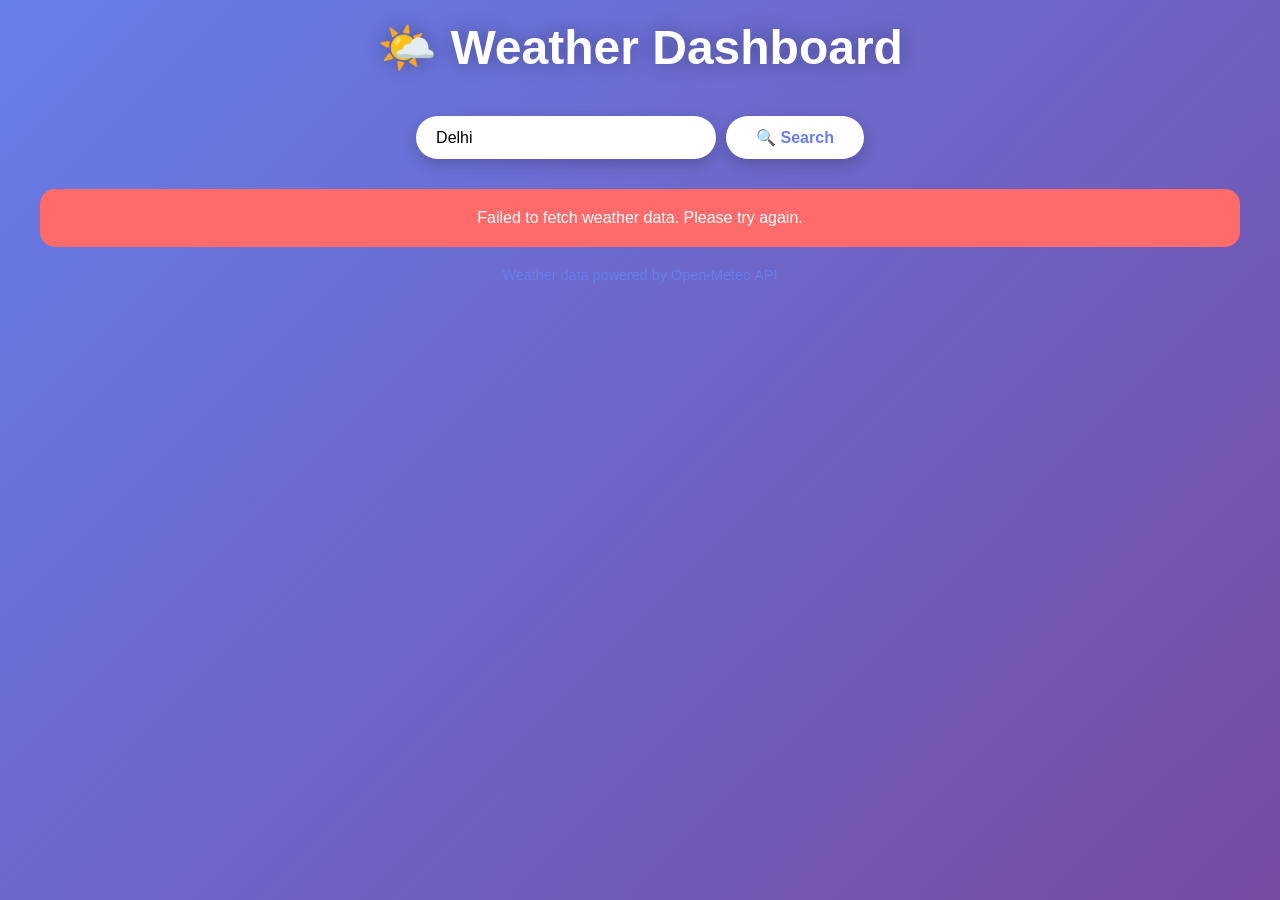
<file: weather-dashboard.html>
<!DOCTYPE html>
<html lang="en">
<head>
    <meta charset="UTF-8">
    <meta name="viewport" content="width=device-width, initial-scale=1.0">
    <title>Weather Dashboard</title>
    <style>
        * {
            margin: 0;
            padding: 0;
            box-sizing: border-box;
        }

        body {
            font-family: 'Segoe UI', Tahoma, Geneva, Verdana, sans-serif;
            background: linear-gradient(135deg, #667eea 0%, #764ba2 100%);
            min-height: 100vh;
            padding: 20px;
        }

        .container {
            max-width: 1200px;
            margin: 0 auto;
        }

        .header {
            text-align: center;
            color: white;
            margin-bottom: 40px;
            animation: slideDown 0.8s ease-out;
        }

        @keyframes slideDown {
            from {
                opacity: 0;
                transform: translateY(-30px);
            }
            to {
                opacity: 1;
                transform: translateY(0);
            }
        }

        .header h1 {
            font-size: 3em;
            margin-bottom: 10px;
            text-shadow: 0 0 20px rgba(0, 0, 0, 0.3);
        }

        .search-container {
            display: flex;
            gap: 10px;
            justify-content: center;
            margin-bottom: 30px;
            flex-wrap: wrap;
            animation: fadeIn 0.8s ease-out 0.2s both;
        }

        @keyframes fadeIn {
            from {
                opacity: 0;
            }
            to {
                opacity: 1;
            }
        }

        .search-container input {
            padding: 12px 20px;
            border: none;
            border-radius: 50px;
            font-size: 1em;
            width: 300px;
            box-shadow: 0 5px 15px rgba(0, 0, 0, 0.2);
            transition: all 0.3s ease;
        }

        .search-container input:focus {
            outline: none;
            box-shadow: 0 5px 25px rgba(0, 0, 0, 0.3);
            transform: scale(1.05);
        }

        .search-container button {
            padding: 12px 30px;
            background: white;
            border: none;
            border-radius: 50px;
            font-size: 1em;
            cursor: pointer;
            font-weight: bold;
            color: #667eea;
            box-shadow: 0 5px 15px rgba(0, 0, 0, 0.2);
            transition: all 0.3s ease;
        }

        .search-container button:hover {
            transform: translateY(-3px);
            box-shadow: 0 8px 25px rgba(0, 0, 0, 0.3);
        }

        .search-container button:active {
            transform: translateY(-1px);
        }

        .main-weather {
            background: white;
            border-radius: 20px;
            padding: 40px;
            box-shadow: 0 20px 60px rgba(0, 0, 0, 0.3);
            margin-bottom: 30px;
            animation: fadeIn 0.8s ease-out 0.3s both;
        }

        .weather-header {
            display: flex;
            justify-content: space-between;
            align-items: center;
            margin-bottom: 30px;
            flex-wrap: wrap;
            gap: 20px;
        }

        .location-info h2 {
            font-size: 2.5em;
            color: #667eea;
            margin-bottom: 5px;
        }

        .location-info p {
            color: #999;
            font-size: 1.1em;
        }

        .temperature-display {
            text-align: right;
            animation: scaleIn 0.6s ease-out 0.4s both;
        }

        @keyframes scaleIn {
            from {
                opacity: 0;
                transform: scale(0.8);
            }
            to {
                opacity: 1;
                transform: scale(1);
            }
        }

        .temperature {
            font-size: 4em;
            color: #764ba2;
            font-weight: bold;
            line-height: 1;
        }

        .weather-condition {
            font-size: 1.3em;
            color: #666;
            text-transform: capitalize;
            margin-top: 10px;
        }

        .weather-icon {
            font-size: 4em;
            margin: 0 20px;
        }

        .weather-details {
            display: grid;
            grid-template-columns: repeat(auto-fit, minmax(200px, 1fr));
            gap: 20px;
            margin-top: 30px;
            padding-top: 30px;
            border-top: 2px solid #eee;
        }

        .detail-box {
            background: linear-gradient(135deg, #667eea 0%, #764ba2 100%);
            color: white;
            padding: 20px;
            border-radius: 15px;
            text-align: center;
            transition: all 0.3s ease;
        }

        .detail-box:hover {
            transform: translateY(-5px);
            box-shadow: 0 10px 30px rgba(0, 0, 0, 0.2);
        }

        .detail-label {
            font-size: 0.9em;
            opacity: 0.9;
            margin-bottom: 8px;
            text-transform: uppercase;
            letter-spacing: 1px;
        }

        .detail-value {
            font-size: 1.8em;
            font-weight: bold;
        }

        .hourly-forecast {
            background: white;
            border-radius: 20px;
            padding: 30px;
            box-shadow: 0 20px 60px rgba(0, 0, 0, 0.3);
            margin-bottom: 30px;
            animation: fadeIn 0.8s ease-out 0.5s both;
        }

        .hourly-forecast h3 {
            font-size: 1.8em;
            color: #667eea;
            margin-bottom: 20px;
        }

        .forecast-cards {
            display: grid;
            grid-template-columns: repeat(auto-fit, minmax(150px, 1fr));
            gap: 15px;
            overflow-x: auto;
            padding: 10px 0;
        }

        .forecast-card {
            background: linear-gradient(135deg, #f093fb 0%, #f5576c 100%);
            color: white;
            padding: 20px;
            border-radius: 15px;
            text-align: center;
            min-width: 150px;
            transition: all 0.3s ease;
        }

        .forecast-card:hover {
            transform: translateY(-5px);
            box-shadow: 0 10px 30px rgba(0, 0, 0, 0.2);
        }

        .forecast-time {
            font-size: 0.9em;
            opacity: 0.9;
            margin-bottom: 10px;
        }

        .forecast-icon {
            font-size: 2.5em;
            margin: 10px 0;
        }

        .forecast-temp {
            font-size: 1.3em;
            font-weight: bold;
        }

        .error-message {
            background: #ff6b6b;
            color: white;
            padding: 20px;
            border-radius: 15px;
            text-align: center;
            margin-top: 20px;
            display: none;
            animation: slideDown 0.4s ease-out;
        }

        .error-message.show {
            display: block;
        }

        .loading {
            text-align: center;
            color: white;
            font-size: 1.2em;
            padding: 40px;
            animation: pulse 1.5s ease-in-out infinite;
        }

        @keyframes pulse {
            0%, 100% { opacity: 1; }
            50% { opacity: 0.5; }
        }

        .loading.show {
            display: block;
        }

        .loading.hide {
            display: none;
        }

        @media (max-width: 768px) {
            .header h1 {
                font-size: 2em;
            }

            .temperature {
                font-size: 2.5em;
            }

            .weather-header {
                flex-direction: column;
                text-align: center;
            }

            .temperature-display {
                text-align: center;
            }

            .search-container input {
                width: 100%;
                max-width: 280px;
            }

            .main-weather {
                padding: 20px;
            }

            .forecast-cards {
                grid-template-columns: repeat(auto-fit, minmax(120px, 1fr));
            }
        }

        .weather-info-link {
            color: #667eea;
            text-decoration: none;
            font-size: 0.9em;
            text-align: center;
            margin-top: 20px;
        }

        .weather-info-link:hover {
            text-decoration: underline;
        }
    </style>
</head>
<body>
    <div class="container">
        <div class="header">
            <h1>🌤️ Weather Dashboard</h1>
        </div>

        <div class="search-container">
            <input 
                type="text" 
                id="cityInput" 
                placeholder="Enter city name..." 
                onkeypress="if(event.key === 'Enter') searchWeather()"
            >
            <button onclick="searchWeather()">🔍 Search</button>
        </div>

        <div class="loading" id="loadingSpinner">
            ⏳ Loading weather data...
        </div>

        <div class="error-message" id="errorMessage"></div>

        <div class="main-weather" id="mainWeather" style="display: none;">
            <div class="weather-header">
                <div class="location-info">
                    <h2 id="cityName">--</h2>
                    <p id="dateTime">--</p>
                </div>
                <div style="display: flex; align-items: center;">
                    <div class="weather-icon" id="weatherIcon">🌡️</div>
                    <div class="temperature-display">
                        <div class="temperature" id="temperature">--°C</div>
                        <div class="weather-condition" id="weatherCondition">--</div>
                    </div>
                </div>
            </div>

            <div class="weather-details">
                <div class="detail-box">
                    <div class="detail-label">💧 Humidity</div>
                    <div class="detail-value" id="humidity">--%</div>
                </div>
                <div class="detail-box">
                    <div class="detail-label">💨 Wind Speed</div>
                    <div class="detail-value" id="windSpeed">-- km/h</div>
                </div>
                <div class="detail-box">
                    <div class="detail-label">🔽 Pressure</div>
                    <div class="detail-value" id="pressure">-- hPa</div>
                </div>
                <div class="detail-box">
                    <div class="detail-label">👁️ Visibility</div>
                    <div class="detail-value" id="visibility">-- km</div>
                </div>
                <div class="detail-box">
                    <div class="detail-label">↑ Feels Like</div>
                    <div class="detail-value" id="feelsLike">--°C</div>
                </div>
                <div class="detail-box">
                    <div class="detail-label">⛅ Cloud Cover</div>
                    <div class="detail-value" id="cloudCover">--%</div>
                </div>
            </div>
        </div>

        <div class="hourly-forecast" id="hourlyForecast" style="display: none;">
            <h3>⏰ Hourly Forecast</h3>
            <div class="forecast-cards" id="forecastCards">
                <!-- Forecast cards will be added here -->
            </div>
        </div>

        <div class="weather-info-link">
            Weather data powered by Open-Meteo API
        </div>
    </div>

    <script>
        const loadingSpinner = document.getElementById('loadingSpinner');
        const errorMessage = document.getElementById('errorMessage');
        const mainWeather = document.getElementById('mainWeather');
        const hourlyForecast = document.getElementById('hourlyForecast');

        function showLoading() {
            loadingSpinner.classList.remove('hide');
            loadingSpinner.classList.add('show');
            errorMessage.classList.remove('show');
            mainWeather.style.display = 'none';
            hourlyForecast.style.display = 'none';
        }

        function hideLoading() {
            loadingSpinner.classList.remove('show');
            loadingSpinner.classList.add('hide');
        }

        function showError(message) {
            errorMessage.textContent = message;
            errorMessage.classList.add('show');
            mainWeather.style.display = 'none';
            hourlyForecast.style.display = 'none';
            hideLoading();
        }

        function getWeatherIcon(weatherCode) {
            // WMO Weather interpretation codes
            if (weatherCode === 0 || weatherCode === 1) return '☀️';
            if (weatherCode === 2) return '⛅';
            if (weatherCode === 3) return '☁️';
            if (weatherCode === 45 || weatherCode === 48) return '🌫️';
            if (weatherCode === 51 || weatherCode === 53 || weatherCode === 55) return '🌧️';
            if (weatherCode === 61 || weatherCode === 63 || weatherCode === 65) return '🌧️';
            if (weatherCode === 71 || weatherCode === 73 || weatherCode === 75) return '❄️';
            if (weatherCode === 77) return '❄️';
            if (weatherCode === 80 || weatherCode === 81 || weatherCode === 82) return '⛈️';
            if (weatherCode === 85 || weatherCode === 86) return '🌨️';
            if (weatherCode === 80 || weatherCode === 81 || weatherCode === 82) return '⛈️';
            return '🌡️';
        }

        function getWeatherDescription(weatherCode) {
            const descriptions = {
                0: 'Clear sky',
                1: 'Mainly clear',
                2: 'Partly cloudy',
                3: 'Overcast',
                45: 'Foggy',
                48: 'Depositing rime fog',
                51: 'Light drizzle',
                53: 'Moderate drizzle',
                55: 'Dense drizzle',
                61: 'Slight rain',
                63: 'Moderate rain',
                65: 'Heavy rain',
                71: 'Slight snow',
                73: 'Moderate snow',
                75: 'Heavy snow',
                77: 'Snow grains',
                80: 'Slight rain showers',
                81: 'Moderate rain showers',
                82: 'Violent rain showers',
                85: 'Slight snow showers',
                86: 'Heavy snow showers',
            };
            return descriptions[weatherCode] || 'Unknown';
        }

        async function searchWeather() {
            const city = document.getElementById('cityInput').value.trim();
            
            if (!city) {
                showError('Please enter a city name');
                return;
            }

            showLoading();

            try {
                // First, geocode the city name
                const geoResponse = await fetch(
                    `https://geocoding-api.open-meteo.com/v1/search?name=${encodeURIComponent(city)}&count=1&language=en&format=json`
                );

                if (!geoResponse.ok) {
                    throw new Error('Failed to find city');
                }

                const geoData = await geoResponse.json();

                if (!geoData.results || geoData.results.length === 0) {
                    showError('City not found. Please try another city name.');
                    return;
                }

                const location = geoData.results[0];
                const { latitude, longitude, name, country } = location;

                // Get weather data
                const weatherResponse = await fetch(
                    `https://api.open-meteo.com/v1/forecast?latitude=${latitude}&longitude=${longitude}&current=temperature_2m,weather_code,humidity,weather_code,wind_speed_10m,pressure_msl,visibility,apparent_temperature,cloud_cover&hourly=temperature_2m,weather_code,precipitation_probability&timezone=auto`
                );

                if (!weatherResponse.ok) {
                    throw new Error('Failed to fetch weather data');
                }

                const weatherData = await weatherResponse.json();
                displayWeather(weatherData, name, country);

            } catch (error) {
                console.error('Error:', error);
                showError('Failed to fetch weather data. Please try again.');
            }
        }

        function displayWeather(data, cityName, country) {
            const current = data.current;
            const hourly = data.hourly;

            // Update current weather
            document.getElementById('cityName').textContent = `${cityName}, ${country}`;
            document.getElementById('dateTime').textContent = new Date().toLocaleDateString('en-US', {
                weekday: 'long',
                year: 'numeric',
                month: 'long',
                day: 'numeric'
            });
            document.getElementById('temperature').textContent = `${Math.round(current.temperature_2m)}°C`;
            document.getElementById('weatherIcon').textContent = getWeatherIcon(current.weather_code);
            document.getElementById('weatherCondition').textContent = getWeatherDescription(current.weather_code);
            document.getElementById('humidity').textContent = `${current.humidity}%`;
            document.getElementById('windSpeed').textContent = `${Math.round(current.wind_speed_10m)} km/h`;
            document.getElementById('pressure').textContent = `${Math.round(current.pressure_msl)} hPa`;
            document.getElementById('visibility').textContent = `${(current.visibility / 1000).toFixed(1)} km`;
            document.getElementById('feelsLike').textContent = `${Math.round(current.apparent_temperature)}°C`;
            document.getElementById('cloudCover').textContent = `${current.cloud_cover}%`;

            // Update hourly forecast
            const forecastCards = document.getElementById('forecastCards');
            forecastCards.innerHTML = '';

            for (let i = 0; i < Math.min(12, hourly.time.length); i++) {
                const time = new Date(hourly.time[i]);
                const temp = hourly.temperature_2m[i];
                const weatherCode = hourly.weather_code[i];
                const precipitation = hourly.precipitation_probability[i];

                const card = document.createElement('div');
                card.className = 'forecast-card';
                card.innerHTML = `
                    <div class="forecast-time">${time.getHours().toString().padStart(2, '0')}:00</div>
                    <div class="forecast-icon">${getWeatherIcon(weatherCode)}</div>
                    <div class="forecast-temp">${Math.round(temp)}°C</div>
                    <div style="font-size: 0.8em; opacity: 0.8;">💧 ${precipitation}%</div>
                `;
                forecastCards.appendChild(card);
            }

            // Show weather data
            hideLoading();
            mainWeather.style.display = 'block';
            hourlyForecast.style.display = 'block';
            errorMessage.classList.remove('show');
        }

        // Search for India on page load
        document.getElementById('cityInput').value = 'Delhi';
        searchWeather();
    </script>
</body>
</html>
</file>
<file: style.css>
@import url('https://fonts.googleapis.com/css2?family=Cormorant+Garamond:wght@500;600;700&family=Poppins:wght@400;500;600;700&display=swap');
:root{--bg:#08070e;--panel:rgba(255,255,255,.065);--line:rgba(255,255,255,.13);--text:#fff7fb;--muted:#d1c5cf;--pink:#ff70ad;--violet:#a98cff;--gold:#ffe09b}
*{box-sizing:border-box}html{scroll-behavior:smooth}body{margin:0;min-height:100vh;color:var(--text);font-family:Poppins,sans-serif;background:radial-gradient(circle at 12% 8%,rgba(255,112,173,.18),transparent 28%),radial-gradient(circle at 88% 85%,rgba(169,140,255,.16),transparent 30%),var(--bg);overflow-x:hidden}
body:before{content:"";position:fixed;inset:0;pointer-events:none;opacity:.17;background-image:radial-gradient(#fff 1px,transparent 1px);background-size:44px 44px;mask-image:linear-gradient(#000,transparent 82%)}
a{text-decoration:none;color:inherit}.wrap{width:min(1000px,92%);min-height:100vh;margin:auto;display:flex;align-items:center;justify-content:center;padding:58px 0}.card{width:100%;padding:42px 25px;text-align:center;background:linear-gradient(145deg,rgba(255,255,255,.095),rgba(255,255,255,.025));border:1px solid var(--line);border-radius:32px;backdrop-filter:blur(18px);box-shadow:0 30px 100px rgba(0,0,0,.45);animation:rise .7s ease both}
.kicker{font-size:.7rem;letter-spacing:4px;text-transform:uppercase;color:#e9cedb;margin-bottom:15px}h1,h2,h3{font-family:"Cormorant Garamond",serif;line-height:1}h1{font-size:clamp(3.1rem,10vw,6.8rem);margin:0}h2{font-size:clamp(2.5rem,7vw,4.6rem);margin:10px 0}h3{font-size:2.1rem;margin:8px 0}p{max-width:720px;margin:14px auto;color:var(--muted);line-height:1.8}.tiny{font-size:.78rem;color:#a497a2}.badge{display:inline-block;border:1px solid var(--line);border-radius:999px;padding:7px 13px;font-size:.73rem;color:#eadde5}
.btn{display:inline-flex;align-items:center;justify-content:center;margin:8px 4px;padding:13px 21px;border-radius:999px;border:1px solid rgba(255,255,255,.15);background:linear-gradient(135deg,var(--pink),#ff4e91);color:white;font-weight:700;cursor:pointer;transition:.25s;box-shadow:0 12px 35px rgba(255,79,145,.2)}.btn:hover{transform:translateY(-3px)}.btn.ghost{background:rgba(255,255,255,.055);box-shadow:none}
.progress{position:fixed;top:15px;left:50%;transform:translateX(-50%);display:flex;gap:7px;z-index:20}.dot{width:8px;height:8px;border-radius:50%;background:#ffffff2f}.dot.on{background:var(--pink);box-shadow:0 0 13px var(--pink)}
.grid{display:grid;grid-template-columns:repeat(3,1fr);gap:13px;margin:26px 0}.tile{padding:19px;min-height:140px;border:1px solid var(--line);border-radius:23px;background:rgba(255,255,255,.045);cursor:pointer;transition:.25s;display:flex;flex-direction:column;align-items:center;justify-content:center;gap:6px}.tile:hover{transform:translateY(-5px);background:rgba(255,255,255,.08)}.icon{font-size:2.5rem}.tile small{color:#b6a8b3}.reveal{display:none;margin:12px 0;padding:18px;border:1px solid rgba(255,112,173,.2);border-radius:20px;background:rgba(255,112,173,.075)}.reveal.show{display:block;animation:pop .4s ease}
.letter{display:none;text-align:left;background:#fffafd;color:#3c3037;padding:27px;border-radius:23px;margin-top:20px}.letter.show{display:block;animation:paper .55s ease}.letter p{color:#574851;margin:10px 0}.envelope{font-size:6rem;cursor:pointer;transition:.25s}.envelope:hover{transform:scale(1.06)}
.count{display:grid;grid-template-columns:repeat(4,1fr);gap:10px;max-width:610px;margin:25px auto}.time{padding:16px 7px;border:1px solid var(--line);border-radius:18px;background:#ffffff08}.time b{font-size:2rem;display:block}.time span{font-size:.62rem;letter-spacing:1px;color:#a99ca7;text-transform:uppercase}
.gallery{display:grid;grid-template-columns:repeat(3,1fr);gap:12px;margin:24px 0}.photo{aspect-ratio:1;border-radius:22px;overflow:hidden;border:1px solid var(--line);background:#ffffff08;cursor:pointer}.photo img{width:100%;height:100%;object-fit:cover;transition:.35s}.photo:hover img{transform:scale(1.06)}.lightbox{display:none;position:fixed;inset:0;background:#000d;z-index:50;align-items:center;justify-content:center;padding:20px}.lightbox.show{display:flex}.lightbox img{max-width:95%;max-height:90%;border-radius:20px;box-shadow:0 25px 100px #000}.close{position:absolute;top:18px;right:20px;font-size:2rem;cursor:pointer}
.timeline{text-align:left;max-width:680px;margin:25px auto}.timeline div{border-left:2px solid var(--pink);background:#ffffff07;border-radius:0 16px 16px 0;padding:15px 17px;margin:10px 0}.code{width:min(350px,90%);padding:13px;border:1px solid var(--line);border-radius:14px;background:#ffffff08;color:white;text-align:center;outline:0}.cake{font-size:6rem;animation:bob 2.4s infinite}.heart{font-size:7rem;animation:heart 1.25s infinite}
footer{margin-top:26px;color:#8f818c;font-size:.7rem}#fx{position:fixed;inset:0;pointer-events:none;overflow:hidden;z-index:40}.float{position:absolute;animation:up 4s linear forwards}
@keyframes rise{from{opacity:0;transform:translateY(22px)}to{opacity:1;transform:none}}@keyframes pop{from{opacity:0;transform:scale(.94)}to{opacity:1;transform:none}}@keyframes paper{from{opacity:0;transform:rotateX(-16deg)}to{opacity:1;transform:none}}@keyframes up{from{opacity:0;transform:translateY(20px) rotate(0)}15%{opacity:1}to{opacity:0;transform:translateY(-105vh) rotate(360deg)}}@keyframes bob{50%{transform:translateY(-10px)}}@keyframes heart{50%{transform:scale(1.12)}}
@media(max-width:650px){.grid,.gallery{grid-template-columns:1fr 1fr}.count{grid-template-columns:1fr 1fr}.card{padding:35px 16px}}@media(max-width:390px){.grid,.gallery{grid-template-columns:1fr}}
</file>
